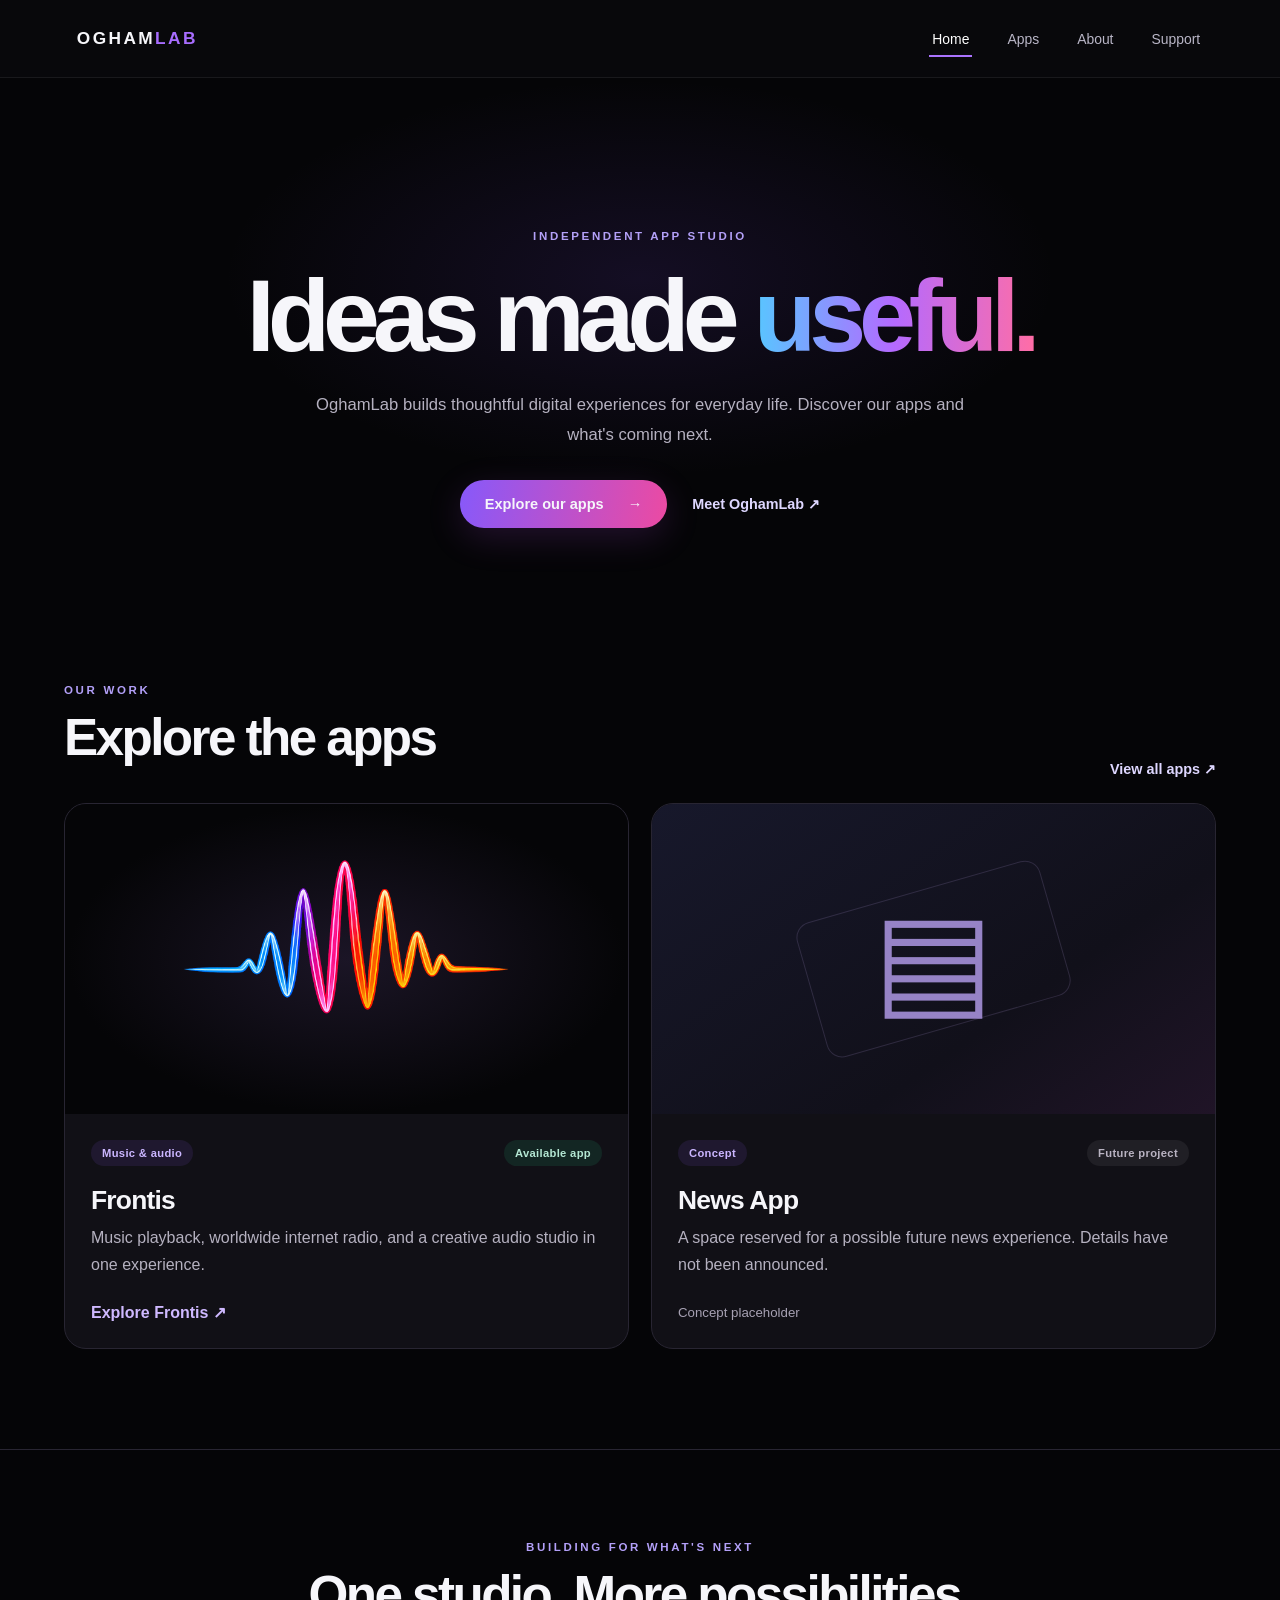
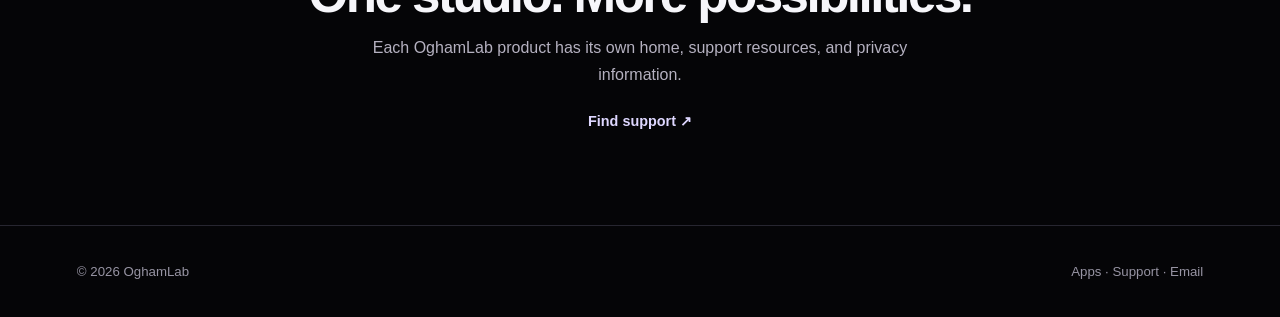
<file: index.html>
<!doctype html><html lang="en"><head><meta charset="utf-8"><meta name="viewport" content="width=device-width,initial-scale=1"><meta name="theme-color" content="#050507"><meta name="description" content="Discover Frontis and future apps from OghamLab."><title>Apps crafted with purpose — OghamLab</title><link rel="stylesheet" href="/css/style.css"><link rel="stylesheet" href="/css/lab.css"><script defer src="/js/main.js"></script></head><body><a class="skip-link" href="#main">Skip to content</a><header class="site-header lab-header"><a class="brand" href="/" aria-label="OghamLab home">OGHAM<span>LAB</span></a><nav class="lab-nav" aria-label="Main navigation"><a href="/" aria-current="page">Home</a><a href="/apps/">Apps</a><a href="/about/">About</a><a href="/support/">Support</a></nav></header><main id="main"><section class="lab-hero"><div class="hero-glow"></div><p class="eyebrow">INDEPENDENT APP STUDIO</p><h1>Ideas made <em>useful.</em></h1><p>OghamLab builds thoughtful digital experiences for everyday life. Discover our apps and what's coming next.</p><div class="hero-actions"><a class="button" href="/apps/">Explore our apps <span aria-hidden="true">→</span></a><a class="quiet-link" href="/about/">Meet OghamLab ↗</a></div></section><section class="lab-section" aria-labelledby="featured-title"><div class="section-heading"><div><p class="eyebrow">OUR WORK</p><h2 id="featured-title">Explore the apps</h2></div><a class="quiet-link" href="/apps/">View all apps ↗</a></div><div class="app-grid"><!-- AUTO-APPS:START -->
<article class="app-card featured"><div class="app-art"><img src="/images/frontis.png" alt="Frontis artwork" loading="lazy"></div><div class="app-content"><div class="app-top"><span class="tag">Music &amp; audio</span><span class="status">Available app</span></div><h3>Frontis</h3><p>Music playback, worldwide internet radio, and a creative audio studio in one experience.</p><a class="card-link" href="/frontis/">Explore Frontis <span aria-hidden="true">↗</span></a></div></article>
<article class="app-card future"><div class="future-art" aria-hidden="true"><span class="newspaper-icon">▤</span><span class="future-lines"></span></div><div class="app-content"><div class="app-top"><span class="tag">Concept</span><span class="muted-tag">Future project</span></div><h3>News App</h3><p>A space reserved for a possible future news experience. Details have not been announced.</p><span class="soon">Concept placeholder</span></div></article>
<!-- AUTO-APPS:END --></div></section><section class="lab-cta"><p class="eyebrow">BUILDING FOR WHAT'S NEXT</p><h2>One studio. More possibilities.</h2><p>Each OghamLab product has its own home, support resources, and privacy information.</p><a class="quiet-link" href="/support/">Find support ↗</a></section></main><footer class="site-footer lab-footer"><span>© <span data-year>2026</span> OghamLab</span><span><a href="/apps/">Apps</a> · <a href="/support/">Support</a> · <a href="mailto:support@oghamlab.com">Email</a></span></footer></body></html>
</file>
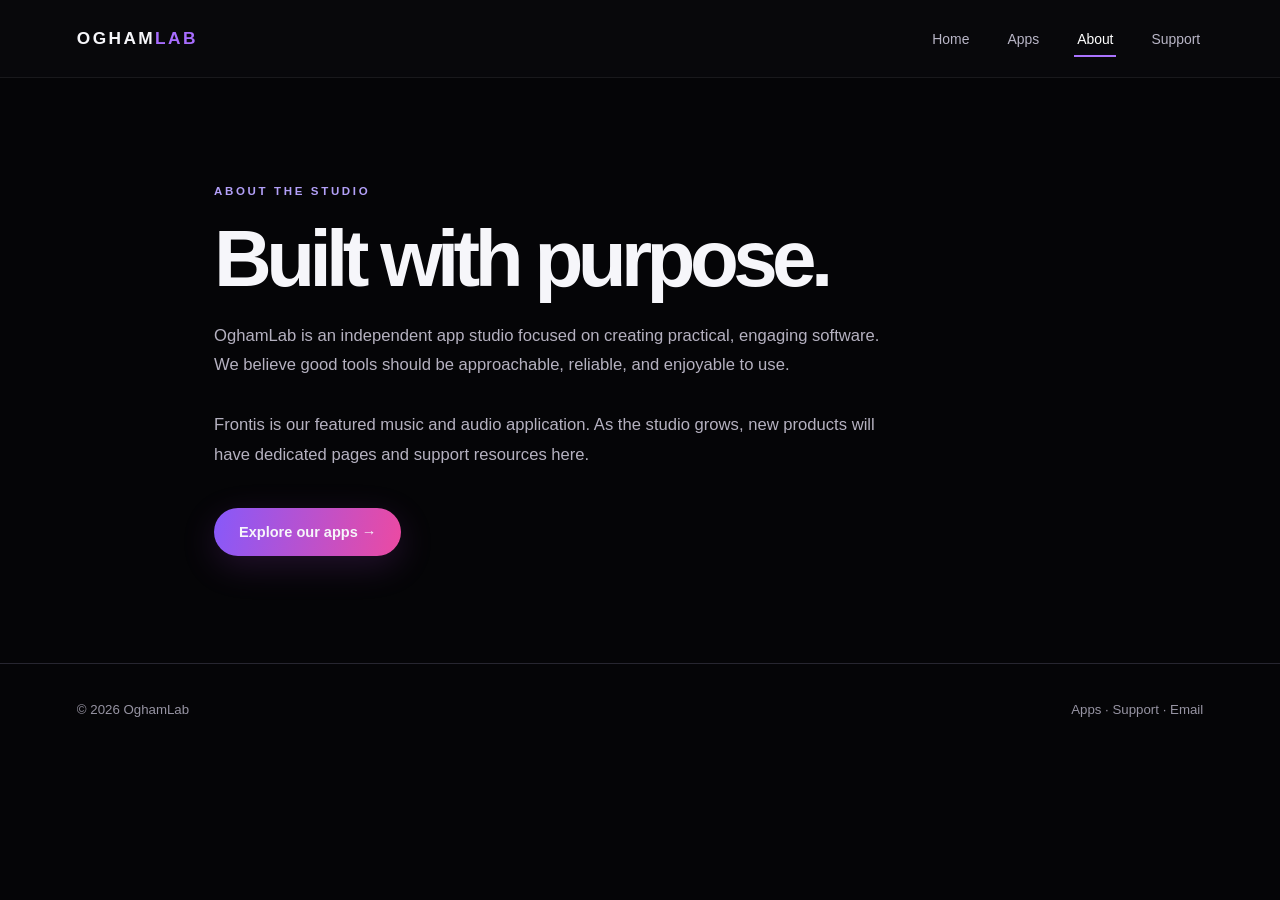
<file: about/index.html>
<!doctype html><html lang="en"><head><meta charset="utf-8"><meta name="viewport" content="width=device-width,initial-scale=1"><meta name="theme-color" content="#050507"><meta name="description" content="Learn about OghamLab, an independent app studio."><title>About — OghamLab</title><link rel="stylesheet" href="/css/style.css"><link rel="stylesheet" href="/css/lab.css"><script defer src="/js/main.js"></script></head><body><a class="skip-link" href="#main">Skip to content</a><header class="site-header lab-header"><a class="brand" href="/" aria-label="OghamLab home">OGHAM<span>LAB</span></a><nav class="lab-nav" aria-label="Main navigation"><a href="/">Home</a><a href="/apps/">Apps</a><a href="/about/" aria-current="page">About</a><a href="/support/">Support</a></nav></header><main id="main"><section class="lab-section text-page"><p class="eyebrow">ABOUT THE STUDIO</p><h1>Built with purpose.</h1><p>OghamLab is an independent app studio focused on creating practical, engaging software. We believe good tools should be approachable, reliable, and enjoyable to use.</p><p>Frontis is our featured music and audio application. As the studio grows, new products will have dedicated pages and support resources here.</p><a class="button" href="/apps/">Explore our apps →</a></section></main><footer class="site-footer lab-footer"><span>© <span data-year>2026</span> OghamLab</span><span><a href="/apps/">Apps</a> · <a href="/support/">Support</a> · <a href="mailto:support@oghamlab.com">Email</a></span></footer></body></html>
</file>
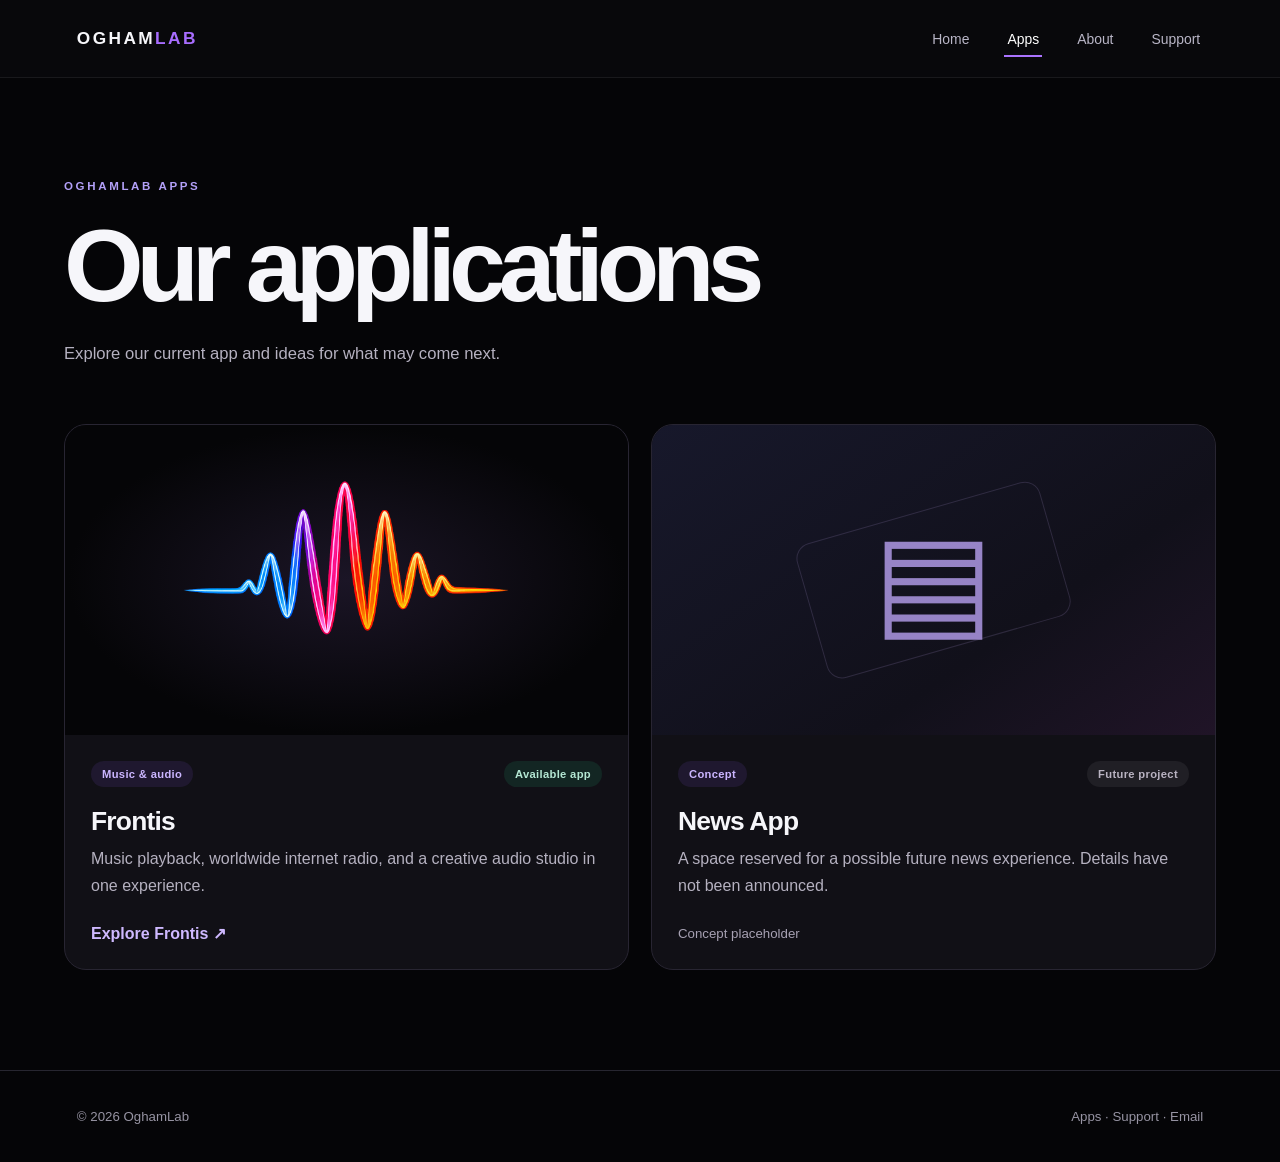
<file: apps/index.html>
<!doctype html><html lang="en"><head><meta charset="utf-8"><meta name="viewport" content="width=device-width,initial-scale=1"><meta name="theme-color" content="#050507"><meta name="description" content="Explore applications from OghamLab, including Frontis."><title>Apps — OghamLab</title><link rel="stylesheet" href="/css/style.css"><link rel="stylesheet" href="/css/lab.css"><script defer src="/js/main.js"></script></head><body><a class="skip-link" href="#main">Skip to content</a><header class="site-header lab-header"><a class="brand" href="/" aria-label="OghamLab home">OGHAM<span>LAB</span></a><nav class="lab-nav" aria-label="Main navigation"><a href="/">Home</a><a href="/apps/" aria-current="page">Apps</a><a href="/about/">About</a><a href="/support/">Support</a></nav></header><main id="main"><section class="lab-section page-intro"><p class="eyebrow">OGHAMLAB APPS</p><h1>Our applications</h1><p>Explore our current app and ideas for what may come next.</p><div class="app-grid"><!-- AUTO-APPS:START -->
<article class="app-card featured"><div class="app-art"><img src="/images/frontis.png" alt="Frontis artwork" loading="lazy"></div><div class="app-content"><div class="app-top"><span class="tag">Music &amp; audio</span><span class="status">Available app</span></div><h3>Frontis</h3><p>Music playback, worldwide internet radio, and a creative audio studio in one experience.</p><a class="card-link" href="/frontis/">Explore Frontis <span aria-hidden="true">↗</span></a></div></article>
<article class="app-card future"><div class="future-art" aria-hidden="true"><span class="newspaper-icon">▤</span><span class="future-lines"></span></div><div class="app-content"><div class="app-top"><span class="tag">Concept</span><span class="muted-tag">Future project</span></div><h3>News App</h3><p>A space reserved for a possible future news experience. Details have not been announced.</p><span class="soon">Concept placeholder</span></div></article>
<!-- AUTO-APPS:END --></div></section></main><footer class="site-footer lab-footer"><span>© <span data-year>2026</span> OghamLab</span><span><a href="/apps/">Apps</a> · <a href="/support/">Support</a> · <a href="mailto:support@oghamlab.com">Email</a></span></footer></body></html>
</file>
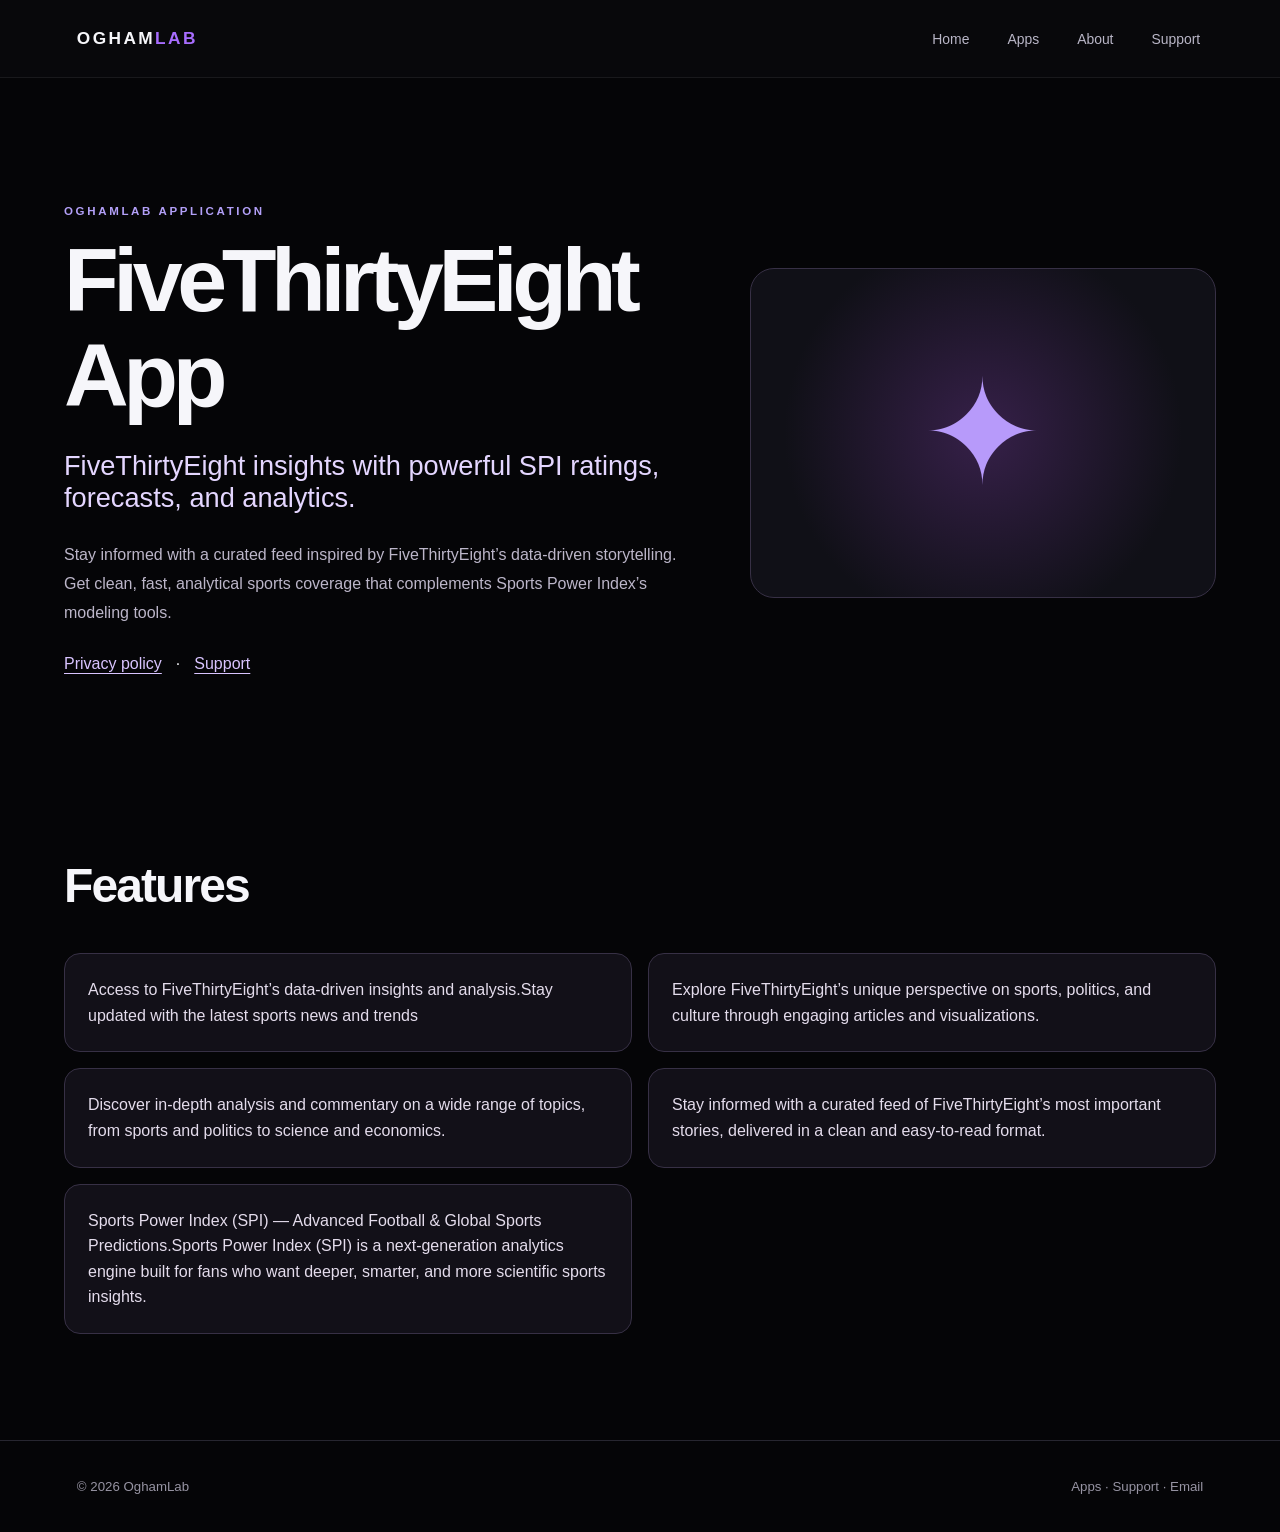
<file: fivethirtyeight/index.html>
<!doctype html>
<html lang="en"><head><meta charset="utf-8"><meta name="viewport" content="width=device-width,initial-scale=1"><meta name="theme-color" content="#050507"><meta name="description" content="Stay informed with a curated feed inspired by FiveThirtyEight’s data‑driven storytelling. Get clean, fast, analytical sports coverage that complements Sports Power Index’s modeling tools."><title>FiveThirtyEight App — OghamLab</title><link rel="stylesheet" href="/css/style.css"><link rel="stylesheet" href="/css/lab.css"><link rel="stylesheet" href="/css/app-template.css"><script defer src="/js/main.js"></script></head>
<body><a class="skip-link" href="#main">Skip to content</a><header class="site-header lab-header"><a class="brand" href="/" aria-label="OghamLab home">OGHAM<span>LAB</span></a><nav class="lab-nav" aria-label="Main navigation"><a href="/">Home</a><a href="/apps/">Apps</a><a href="/about/">About</a><a href="/support/">Support</a></nav></header><main id="main"><section class="product-hero"><div><p class="eyebrow">OGHAMLAB APPLICATION</p><h1>FiveThirtyEight App</h1><p class="product-tagline">FiveThirtyEight  insights with powerful SPI ratings, forecasts, and analytics.</p><p class="product-description">Stay informed with a curated feed inspired by FiveThirtyEight’s data‑driven storytelling. Get clean, fast, analytical sports coverage that complements Sports Power Index’s modeling tools.</p><div class="product-links"><a href="/fivethirtyeight/privacy/">Privacy policy</a> · <a href="/fivethirtyeight/support/">Support</a></div></div><div class="product-art-placeholder" aria-hidden="true">✦</div></section><section class="product-section"><h2>Features</h2><ul class="product-features"><li>Access to FiveThirtyEight’s data-driven insights and analysis.Stay updated with the latest sports news and trends</li><li>Explore FiveThirtyEight’s unique perspective on sports, politics, and culture through engaging articles and visualizations.</li><li>Discover in-depth analysis and commentary on a wide range of topics, from sports and politics to science and economics.</li><li>Stay informed with a curated feed of FiveThirtyEight’s most important stories, delivered in a clean and easy-to-read format.</li><li>Sports Power Index (SPI) — Advanced Football &amp; Global Sports Predictions.Sports Power Index (SPI) is a next‑generation analytics engine built for fans who want deeper, smarter, and more scientific sports insights. </li></ul></section></main><footer class="site-footer lab-footer"><span>© <span data-year>2026</span> OghamLab</span><span><a href="/apps/">Apps</a> · <a href="/support/">Support</a> · <a href="mailto:support@oghamlab.com">Email</a></span></footer></body></html>
</file>
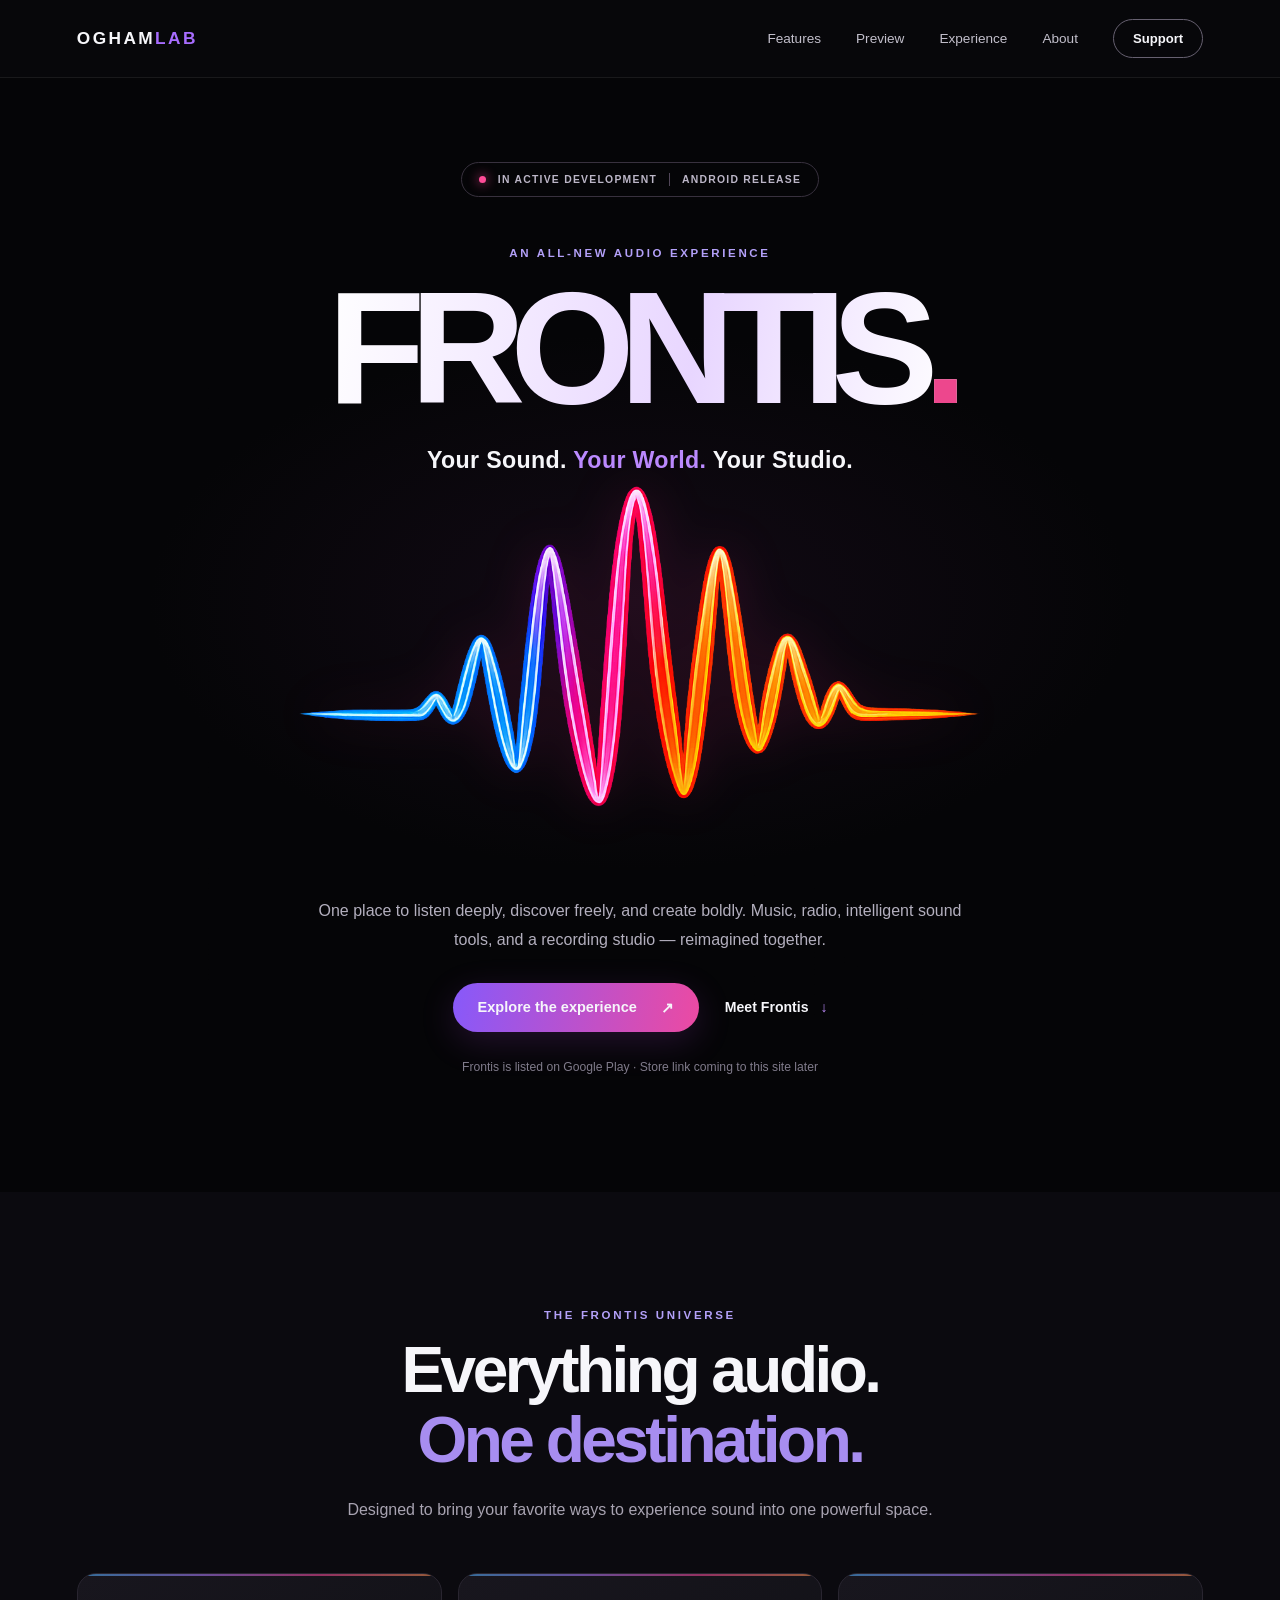
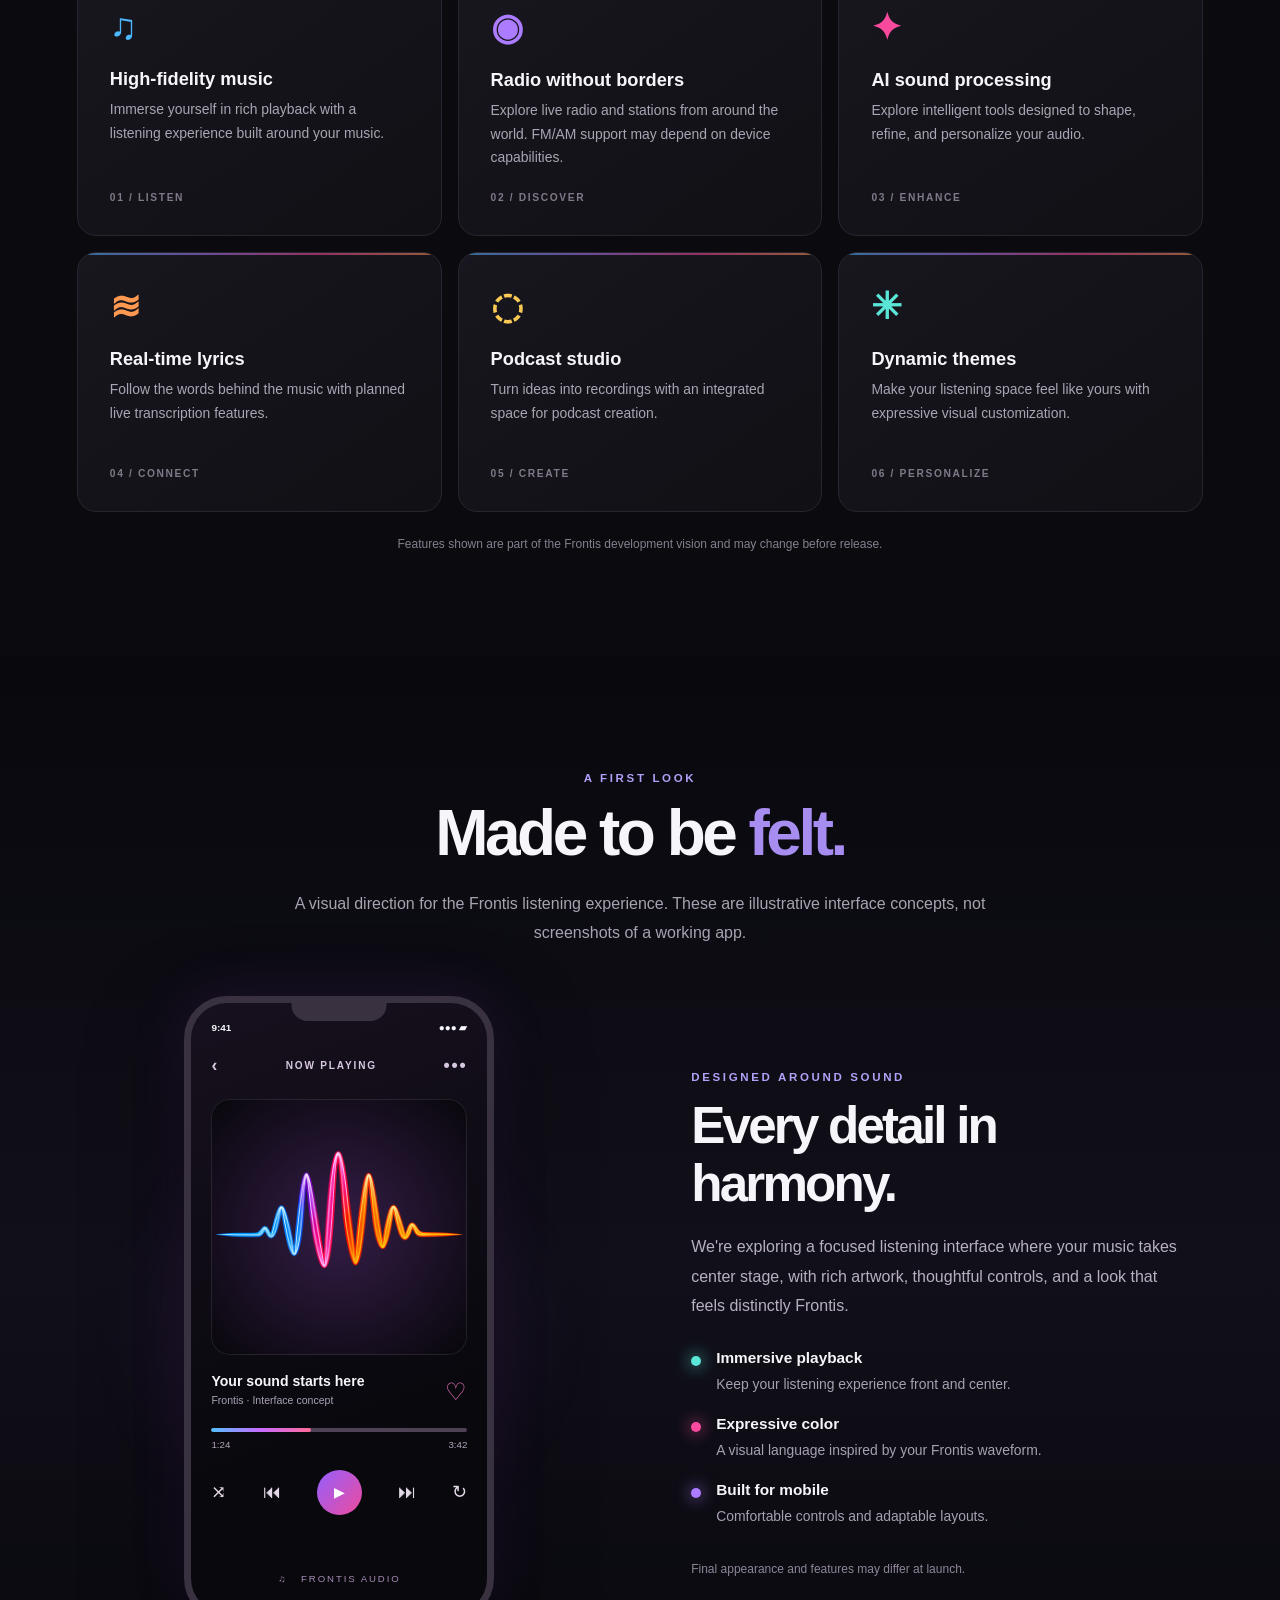
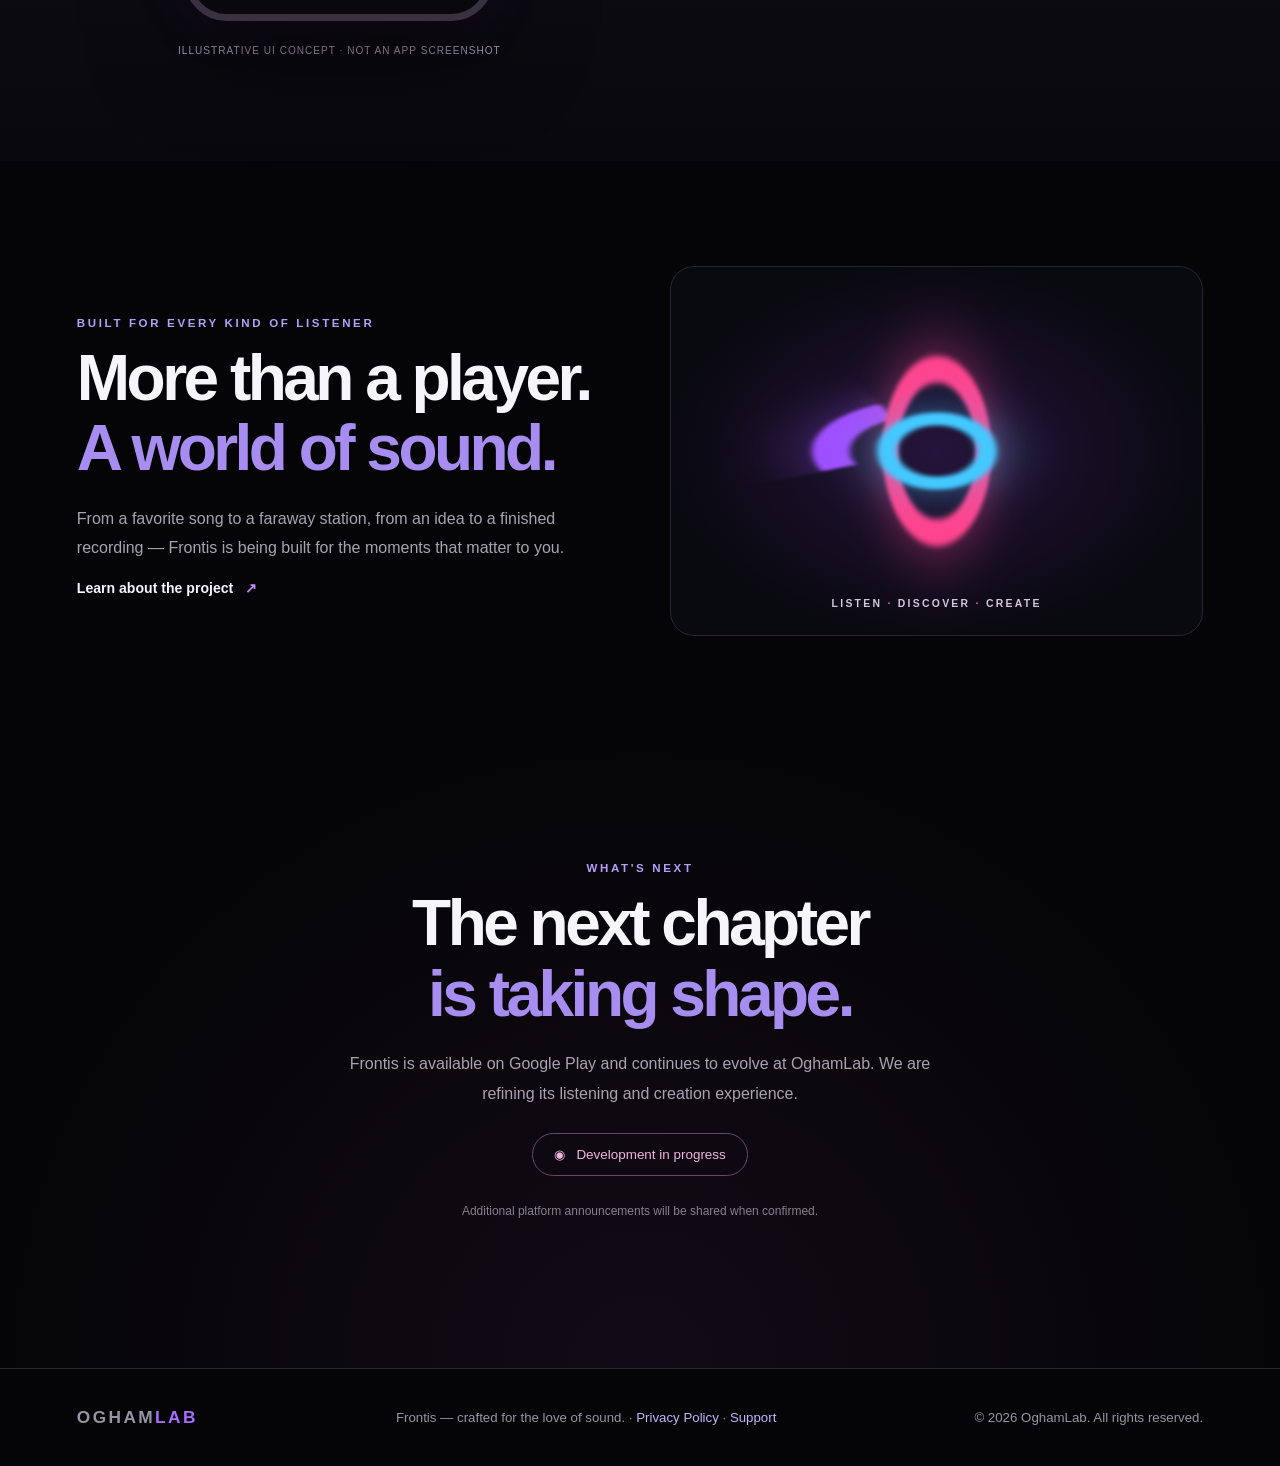
<file: frontis/index.html>
<!doctype html>
<html lang="en">
<head>
  <meta charset="utf-8">
  <meta name="viewport" content="width=device-width, initial-scale=1">
  <meta name="theme-color" content="#050507">
  <meta name="description" content="Frontis is an upcoming all-in-one audio experience for music, radio, sound exploration, lyrics and podcast creation. By OghamLab.">
  <title>Frontis — Your Sound. Your World. Your Studio.</title>
  <link rel="stylesheet" href="../css/style.css">
  <link rel="stylesheet" href="../css/frontis.css">
  <script src="../js/main.js" defer></script>
</head>
<body>
  <a class="skip-link" href="#main">Skip to content</a>
  <header class="site-header">
    <a class="brand" href="../" aria-label="OghamLab homepage">OGHAM<span>LAB</span></a>
    <button class="menu-toggle" type="button" aria-label="Open navigation" aria-controls="primary-nav" aria-expanded="false"><span></span><span></span><span></span></button>
    <nav class="nav-links" id="primary-nav" aria-label="Main navigation">
      <a href="#features">Features</a><a href="#preview">Preview</a><a href="#experience">Experience</a><a href="#about">About</a>
      <a class="nav-cta" href="support/">Support</a>
    </nav>
  </header>
  <main id="main">
    <section class="hero" aria-labelledby="hero-title">
      <div class="hero-inner">
        <div class="status"><span class="status-dot" aria-hidden="true"></span> IN ACTIVE DEVELOPMENT <span class="status-divider" aria-hidden="true"></span> ANDROID RELEASE</div>
        <p class="eyebrow">AN ALL-NEW AUDIO EXPERIENCE</p>
        <h1 id="hero-title">FRONTIS<span class="hero-period">.</span></h1>
        <p class="hero-tagline">Your Sound. <span>Your World.</span> Your Studio.</p>
        <div class="wave-wrap"><img class="wave-art" src="../images/frontis.png" alt="Glowing rainbow audio waveform, the visual identity of Frontis" width="1536" height="1024"></div>
        <p class="hero-description">One place to listen deeply, discover freely, and create boldly. Music, radio, intelligent sound tools, and a recording studio — reimagined together.</p>
        <div class="hero-actions"><a class="button" href="#features">Explore the experience <span aria-hidden="true">↗</span></a><a class="text-link" href="#about">Meet Frontis <span aria-hidden="true">↓</span></a></div>
        <p class="availability">Frontis is listed on Google Play · Store link coming to this site later</p>
      </div>
    </section>
    <section class="features section" id="features" aria-labelledby="features-title">
      <div class="section-heading"><p class="eyebrow">THE FRONTIS UNIVERSE</p><h2 id="features-title">Everything audio.<br><span>One destination.</span></h2><p>Designed to bring your favorite ways to experience sound into one powerful space.</p></div>
      <div class="feature-grid">
        <article class="feature-card"><span class="feature-icon blue" aria-hidden="true">♫</span><h3>High-fidelity music</h3><p>Immerse yourself in rich playback with a listening experience built around your music.</p><span class="feature-number">01 / LISTEN</span></article>
        <article class="feature-card"><span class="feature-icon violet" aria-hidden="true">◉</span><h3>Radio without borders</h3><p>Explore live radio and stations from around the world. FM/AM support may depend on device capabilities.</p><span class="feature-number">02 / DISCOVER</span></article>
        <article class="feature-card"><span class="feature-icon pink" aria-hidden="true">✦</span><h3>AI sound processing</h3><p>Explore intelligent tools designed to shape, refine, and personalize your audio.</p><span class="feature-number">03 / ENHANCE</span></article>
        <article class="feature-card"><span class="feature-icon orange" aria-hidden="true">≋</span><h3>Real-time lyrics</h3><p>Follow the words behind the music with planned live transcription features.</p><span class="feature-number">04 / CONNECT</span></article>
        <article class="feature-card"><span class="feature-icon yellow" aria-hidden="true">◌</span><h3>Podcast studio</h3><p>Turn ideas into recordings with an integrated space for podcast creation.</p><span class="feature-number">05 / CREATE</span></article>
        <article class="feature-card"><span class="feature-icon cyan" aria-hidden="true">✳</span><h3>Dynamic themes</h3><p>Make your listening space feel like yours with expressive visual customization.</p><span class="feature-number">06 / PERSONALIZE</span></article>
      </div>
      <p class="feature-note">Features shown are part of the Frontis development vision and may change before release.</p>
    </section>

    <section class="preview section" id="preview" aria-labelledby="preview-title">
      <div class="section-heading"><p class="eyebrow">A FIRST LOOK</p><h2 id="preview-title">Made to be <span>felt.</span></h2><p>A visual direction for the Frontis listening experience. These are illustrative interface concepts, not screenshots of a working app.</p></div>
      <div class="preview-layout">
        <div class="phone-stage">
          <div class="phone" role="img" aria-label="Conceptual Frontis music player interface with album placeholder, playback controls, and audio progress">
            <div class="phone-status"><span>9:41</span><span>●●● ▰</span></div>
            <div class="phone-top"><span>‹</span><span>NOW PLAYING</span><span>•••</span></div>
            <div class="album-art"><img src="../images/frontis.png" alt="" loading="lazy"></div>
            <div class="track-details"><div><strong>Your sound starts here</strong><span>Frontis · Interface concept</span></div><span class="heart">♡</span></div>
            <div class="progress"><span class="progress-fill"></span></div>
            <div class="time-markers"><span>1:24</span><span>3:42</span></div>
            <div class="player-controls" aria-hidden="true"><span>⤨</span><span>⏮</span><span class="play-icon">▶</span><span>⏭</span><span>↻</span></div>
            <div class="phone-bottom">♫ &nbsp; FRONTIS AUDIO</div>
          </div>
          <span class="concept-label">ILLUSTRATIVE UI CONCEPT · NOT AN APP SCREENSHOT</span>
        </div>
        <div class="preview-copy"><p class="eyebrow">DESIGNED AROUND SOUND</p><h3>Every detail in harmony.</h3><p>We're exploring a focused listening interface where your music takes center stage, with rich artwork, thoughtful controls, and a look that feels distinctly Frontis.</p><div class="preview-points"><div><span class="point-dot cyan"></span><div><strong>Immersive playback</strong><p>Keep your listening experience front and center.</p></div></div><div><span class="point-dot pink"></span><div><strong>Expressive color</strong><p>A visual language inspired by your Frontis waveform.</p></div></div><div><span class="point-dot violet"></span><div><strong>Built for mobile</strong><p>Comfortable controls and adaptable layouts.</p></div></div></div><p class="preview-disclaimer">Final appearance and features may differ at launch.</p></div>
      </div>
    </section>
    <section class="experience section" id="experience"><div class="experience-content"><p class="eyebrow">BUILT FOR EVERY KIND OF LISTENER</p><h2>More than a player.<br><span>A world of sound.</span></h2><p>From a favorite song to a faraway station, from an idea to a finished recording — Frontis is being built for the moments that matter to you.</p><a class="text-link" href="#about">Learn about the project <span aria-hidden="true">↗</span></a></div><div class="experience-art" aria-hidden="true"><div class="orb orb-one"></div><div class="orb orb-two"></div><div class="orb orb-three"></div><div class="experience-label">LISTEN <span>·</span> DISCOVER <span>·</span> CREATE</div></div></section>
    <section class="about section" id="about"><p class="eyebrow">WHAT'S NEXT</p><h2>The next chapter<br><span>is taking shape.</span></h2><p>Frontis is available on Google Play and continues to evolve at OghamLab. We are refining its listening and creation experience.</p><div class="about-pill">◉ &nbsp; Development in progress</div><p class="small-print">Additional platform announcements will be shared when confirmed.</p></section>
  </main>
  <footer class="site-footer"><a class="brand" href="../">OGHAM<span>LAB</span></a><p>Frontis — crafted for the love of sound. · <a href="privacy/" style="color:#c4b5fd">Privacy Policy</a> · <a href="support/" style="color:#c4b5fd">Support</a></p><p>© <span data-year>2026</span> OghamLab. All rights reserved.</p></footer>
</body>
</html>
</file>
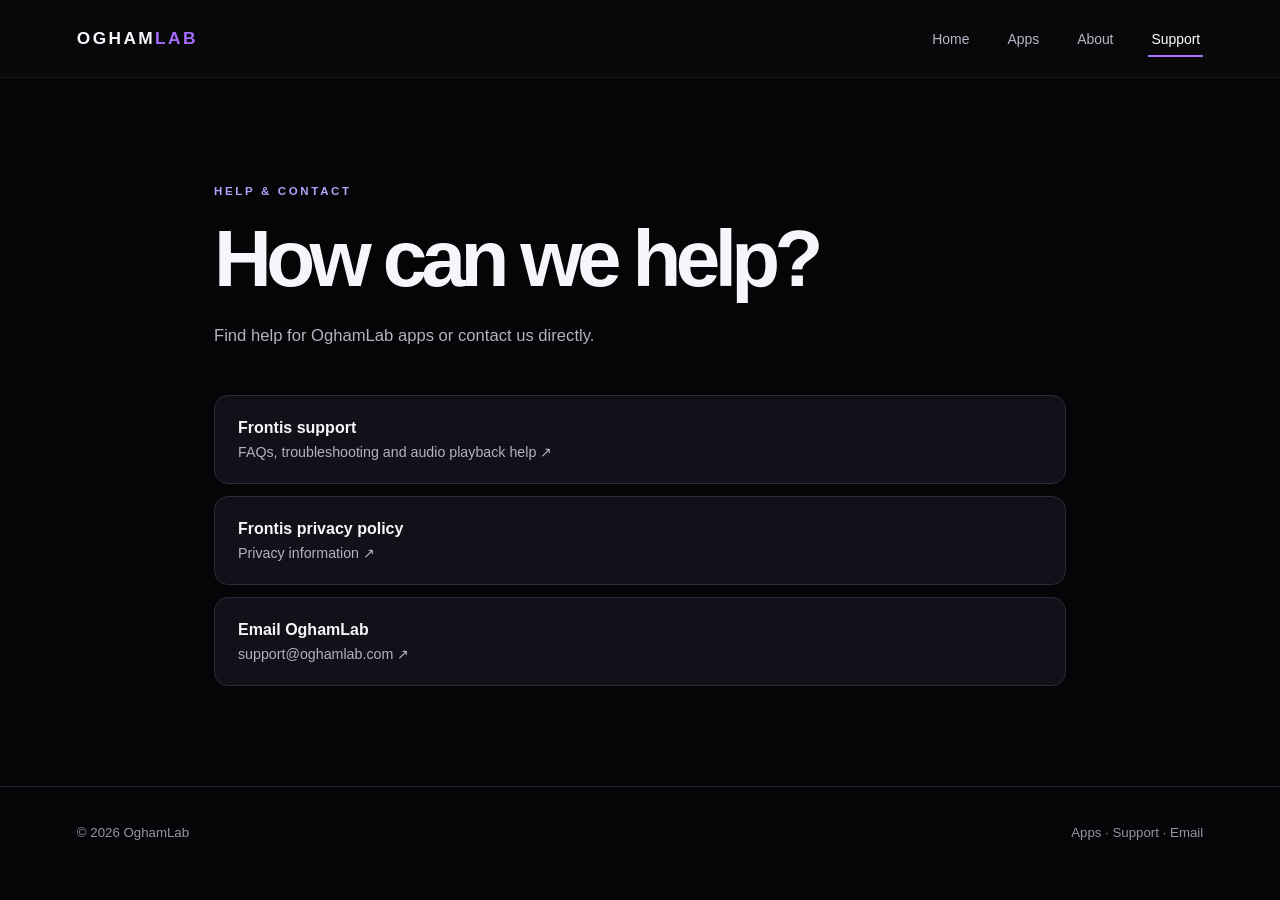
<file: support/index.html>
<!doctype html><html lang="en"><head><meta charset="utf-8"><meta name="viewport" content="width=device-width,initial-scale=1"><meta name="theme-color" content="#050507"><meta name="description" content="Support resources and contact details for OghamLab apps."><title>Support — OghamLab</title><link rel="stylesheet" href="/css/style.css"><link rel="stylesheet" href="/css/lab.css"><script defer src="/js/main.js"></script></head><body><a class="skip-link" href="#main">Skip to content</a><header class="site-header lab-header"><a class="brand" href="/" aria-label="OghamLab home">OGHAM<span>LAB</span></a><nav class="lab-nav" aria-label="Main navigation"><a href="/">Home</a><a href="/apps/">Apps</a><a href="/about/">About</a><a href="/support/" aria-current="page">Support</a></nav></header><main id="main"><section class="lab-section text-page"><p class="eyebrow">HELP & CONTACT</p><h1>How can we help?</h1><p>Find help for OghamLab apps or contact us directly.</p><div class="support-links"><!-- AUTO-APPS:START -->
<a href="/frontis/support/"><strong>Frontis support</strong><span>FAQs, troubleshooting and audio playback help ↗</span></a>
<a href="/frontis/privacy/"><strong>Frontis privacy policy</strong><span>Privacy information ↗</span></a>
<a href="mailto:support@oghamlab.com?subject=OghamLab%20Support"><strong>Email OghamLab</strong><span>support@oghamlab.com ↗</span></a>
<!-- AUTO-APPS:END --></div></section></main><footer class="site-footer lab-footer"><span>© <span data-year>2026</span> OghamLab</span><span><a href="/apps/">Apps</a> · <a href="/support/">Support</a> · <a href="mailto:support@oghamlab.com">Email</a></span></footer></body></html>
</file>
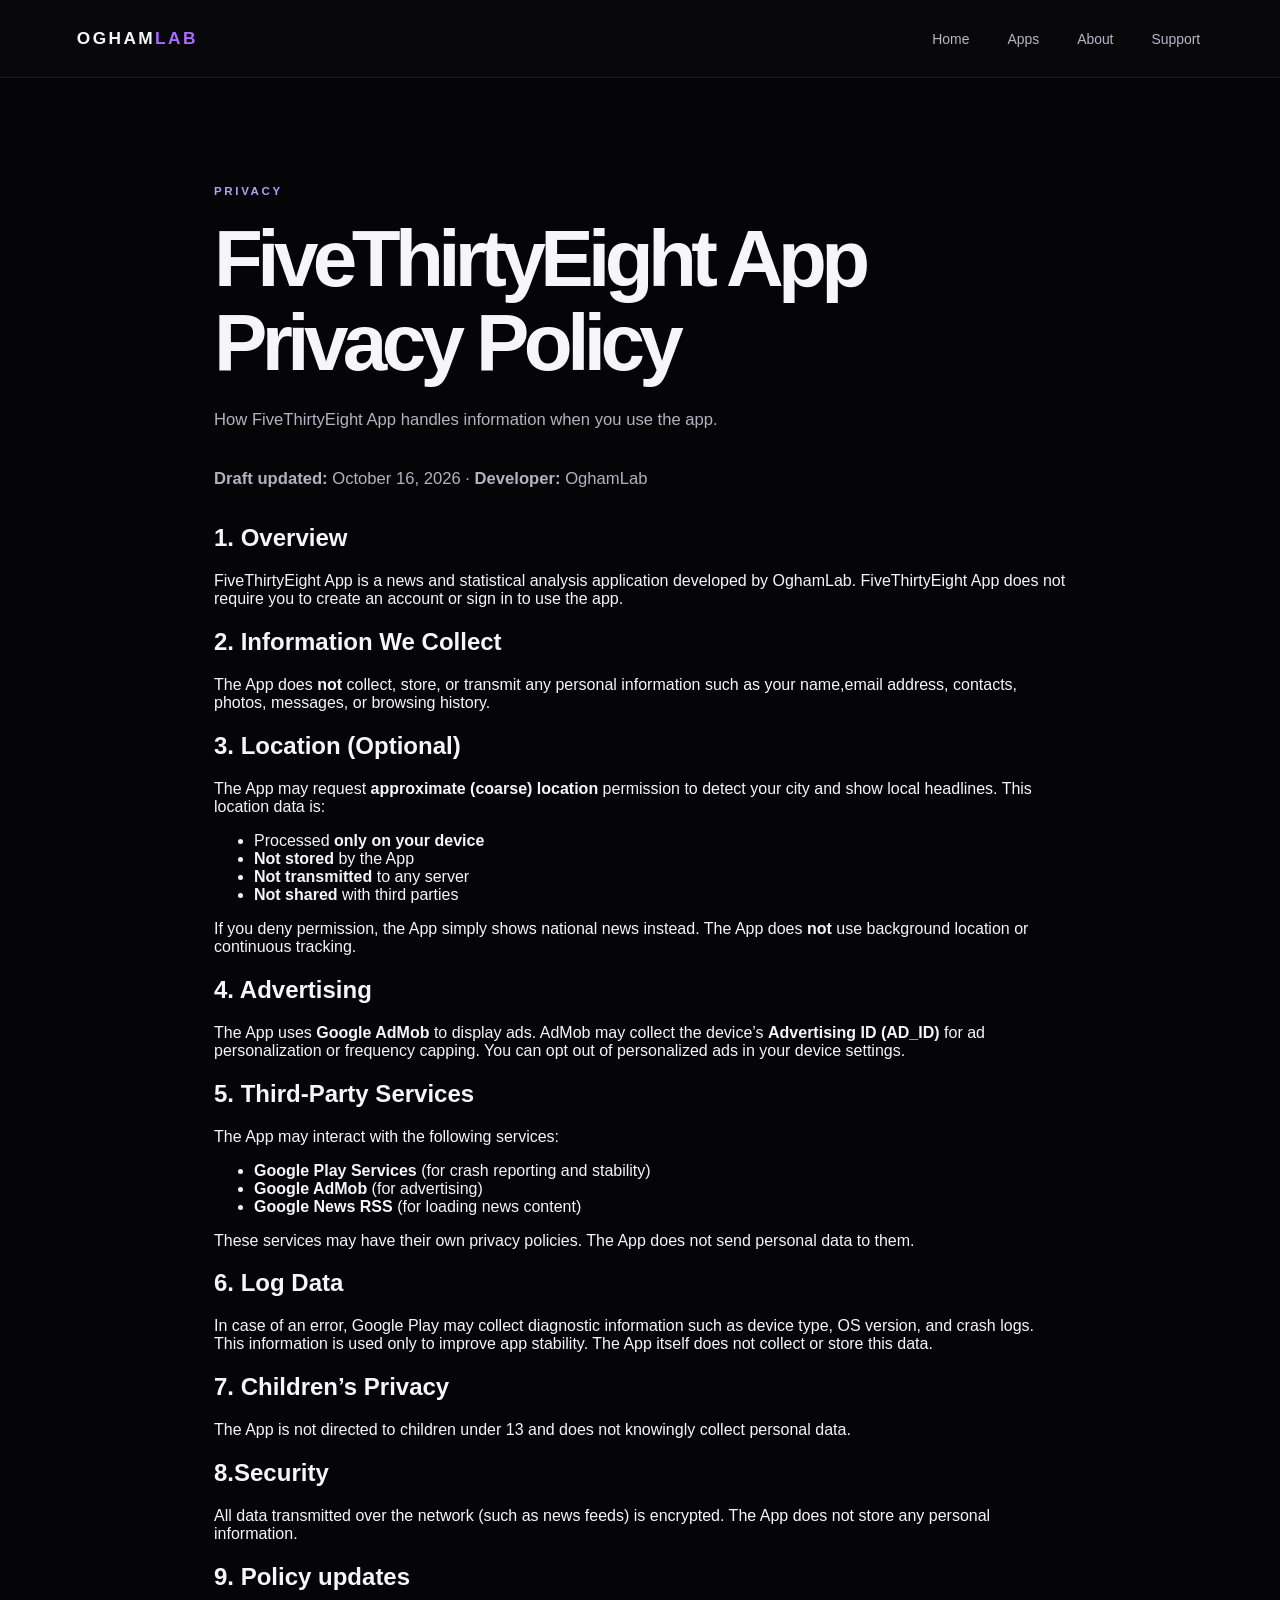
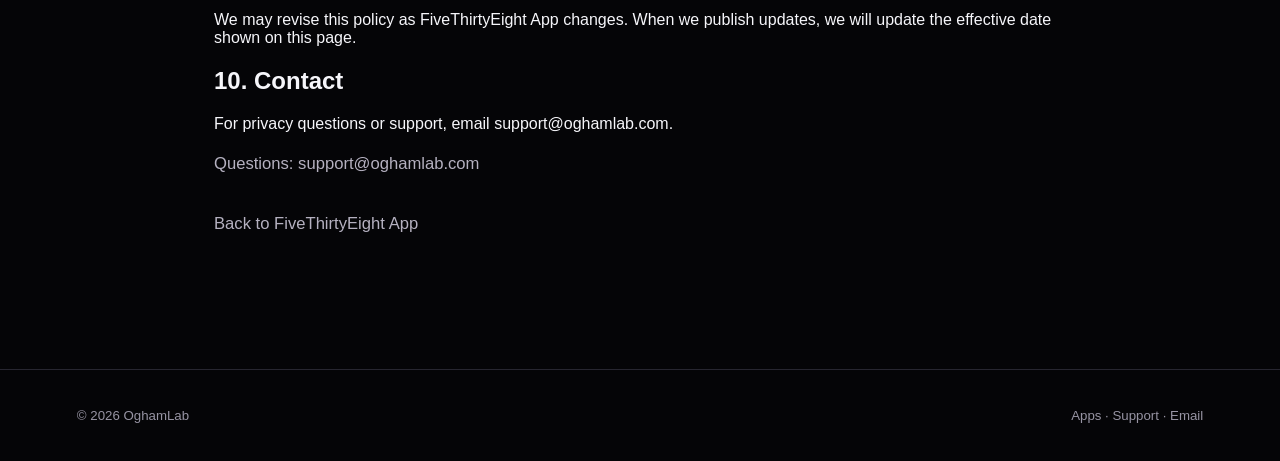
<file: fivethirtyeight/privacy/index.html>
<!doctype html>
<html lang="en">
  <head>
    <meta charset="utf-8" />
    <meta name="viewport" content="width=device-width,initial-scale=1" />
    <meta name="theme-color" content="#050507" />
    <meta
      name="description"
      content="Stay informed with a curated feed inspired by FiveThirtyEight’s data‑driven storytelling. Get clean, fast, analytical sports coverage that complements Sports Power Index’s modeling tools."
    />
    <title>FiveThirtyEight App Privacy Policy — OghamLab</title>
    <link rel="stylesheet" href="/css/style.css" />
    <link rel="stylesheet" href="/css/lab.css" />
    <link rel="stylesheet" href="/css/app-template.css" />
    <script defer src="/js/main.js"></script>
  </head>
  <body>
    <a class="skip-link" href="#main">Skip to content</a>
    <header class="site-header lab-header">
      <a class="brand" href="/" aria-label="OghamLab home"
        >OGHAM<span>LAB</span></a
      >
      <nav class="lab-nav" aria-label="Main navigation">
        <a href="/">Home</a><a href="/apps/">Apps</a><a href="/about/">About</a
        ><a href="/support/">Support</a>
      </nav>
    </header>
    <main id="main">
      <section class="lab-section text-page">
        <p class="eyebrow">PRIVACY</p>
        <h1>FiveThirtyEight App Privacy Policy</h1>
      <p class="policy-lead">How FiveThirtyEight App handles information when you use the app.</p>
        <p class="policy-meta"><strong>Draft updated:</strong> October 16, 2026 <span aria-hidden="true">·</span> <strong>Developer:</strong> OghamLab</p>

        <section><h2>1. Overview</h2><p>FiveThirtyEight App is a news and statistical analysis application developed by OghamLab. FiveThirtyEight App does not require you to create an account or sign in to use the app.</p></section>
<section><h2>2. Information We Collect</h2><p>The App does <strong>not</strong> collect, store, or transmit any personal information such as your name,email address, contacts, photos, messages, or browsing history.</p></section>
<section><h2>3. Location (Optional)</h2>
  <p>
    The App may request <strong>approximate (coarse) location</strong> permission to detect your city and show local headlines.
    This location data is:
  </p>
  <ul>
    <li>Processed <strong>only on your device</strong></li>
    <li><strong>Not stored</strong> by the App</li>
    <li><strong>Not transmitted</strong> to any server</li>
    <li><strong>Not shared</strong> with third parties</li>
  </ul>
  <p>
    If you deny permission, the App simply shows national news instead.
    The App does <strong>not</strong> use background location or continuous tracking.
  </p> </section>
<section><h2>4. Advertising</h2>
  <p>
    The App uses <strong>Google AdMob</strong> to display ads. AdMob may collect the device’s 
    <strong>Advertising ID (AD_ID)</strong> for ad personalization or frequency capping.
    You can opt out of personalized ads in your device settings.
  </p>
 </section>
<section><h2>5. Third‑Party Services</h2>
  <p>The App may interact with the following services:</p>
  <ul>
    <li><strong>Google Play Services</strong> (for crash reporting and stability)</li>
    <li><strong>Google AdMob</strong> (for advertising)</li>
    <li><strong>Google News RSS</strong> (for loading news content)</li>
  </ul>
  <p>
    These services may have their own privacy policies. The App does not send personal data to them.
  </p> </section>
<section><h2>6. Log Data</h2>
  <p>
    In case of an error, Google Play may collect diagnostic information such as device type, 
    OS version, and crash logs. This information is used only to improve app stability.
    The App itself does not collect or store this data.
  </p></section>
<section><h2>7. Children’s Privacy</h2>
  <p>
    The App is not directed to children under 13 and does not knowingly collect personal data.
  </p> </section>
<section><h2> 8.Security</h2>
  <p>
    All data transmitted over the network (such as news feeds) is encrypted. 
    The App does not store any personal information.
  </p> </section>
<section><h2>9. Policy updates</h2><p>We may revise this policy as FiveThirtyEight App changes. When we publish updates, we will update the effective date shown on this page.</p></section>
<section><h2>10. Contact</h2><p>For privacy questions or support, email <a href="mailto:support@oghamlab.com">support@oghamlab.com</a>.</p></section>
      <p>
          Questions:
          <a href="mailto:support@oghamlab.com">support@oghamlab.com</a>
        </p>
        <p><a href="/fivethirtyeight/">Back to FiveThirtyEight App</a></p>
      </section>
    </main>
    <footer class="site-footer lab-footer">
      <span>© <span data-year>2026</span> OghamLab</span
      ><span
        ><a href="/apps/">Apps</a> · <a href="/support/">Support</a> ·
        <a href="mailto:support@oghamlab.com">Email</a></span
      >
    </footer>
  </body>
</html>
</file>
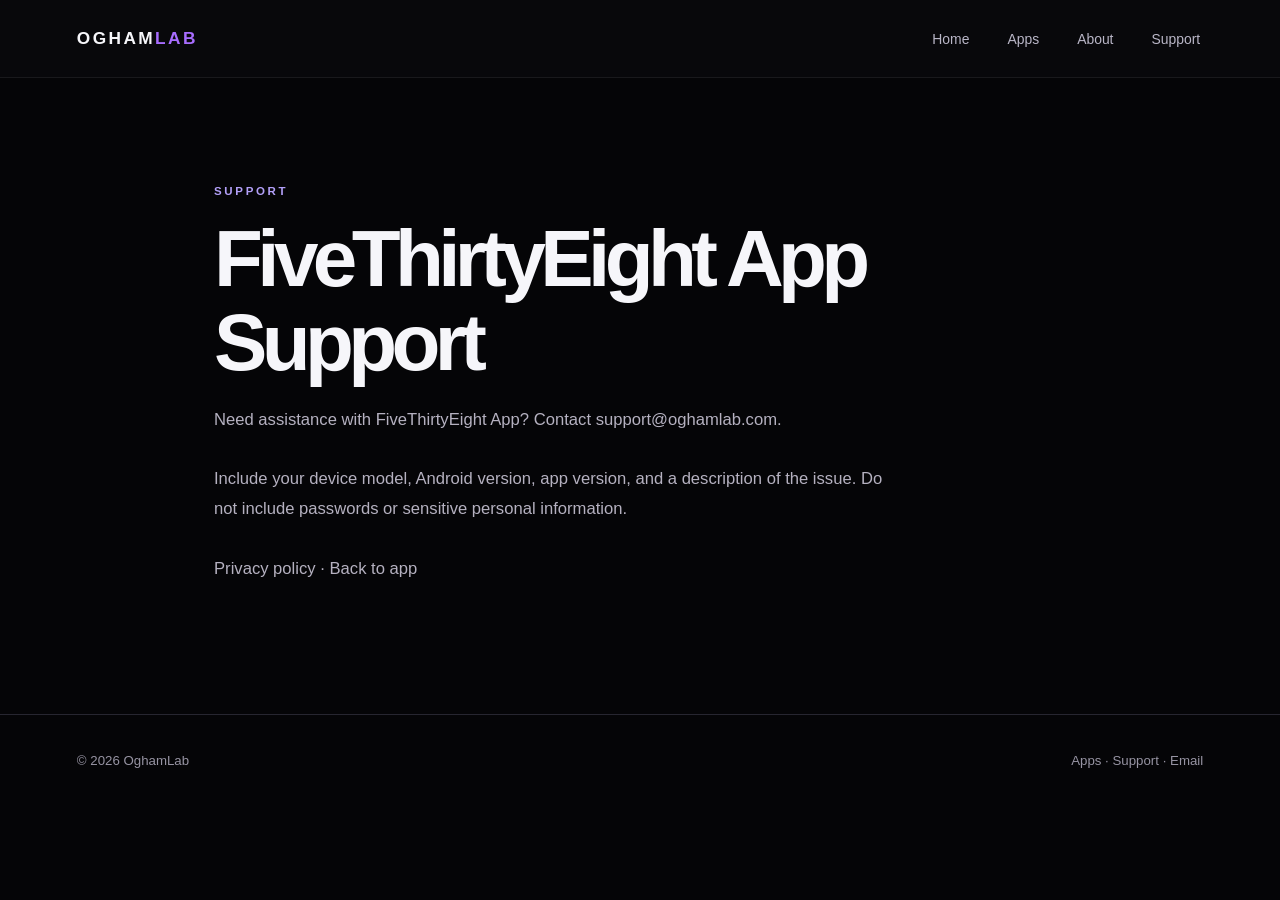
<file: fivethirtyeight/support/index.html>
<!doctype html>
<html lang="en"><head><meta charset="utf-8"><meta name="viewport" content="width=device-width,initial-scale=1"><meta name="theme-color" content="#050507"><meta name="description" content="Stay informed with a curated feed inspired by FiveThirtyEight’s data‑driven storytelling. Get clean, fast, analytical sports coverage that complements Sports Power Index’s modeling tools."><title>FiveThirtyEight App Support — OghamLab</title><link rel="stylesheet" href="/css/style.css"><link rel="stylesheet" href="/css/lab.css"><link rel="stylesheet" href="/css/app-template.css"><script defer src="/js/main.js"></script></head>
<body><a class="skip-link" href="#main">Skip to content</a><header class="site-header lab-header"><a class="brand" href="/" aria-label="OghamLab home">OGHAM<span>LAB</span></a><nav class="lab-nav" aria-label="Main navigation"><a href="/">Home</a><a href="/apps/">Apps</a><a href="/about/">About</a><a href="/support/">Support</a></nav></header><main id="main"><section class="lab-section text-page"><p class="eyebrow">SUPPORT</p><h1>FiveThirtyEight App Support</h1><p>Need assistance with FiveThirtyEight App? Contact <a href="mailto:support@oghamlab.com?subject=FiveThirtyEight App%20Support">support@oghamlab.com</a>.</p><p>Include your device model, Android version, app version, and a description of the issue. Do not include passwords or sensitive personal information.</p><p><a href="/fivethirtyeight/privacy/">Privacy policy</a> · <a href="/fivethirtyeight/">Back to app</a></p></section></main><footer class="site-footer lab-footer"><span>© <span data-year>2026</span> OghamLab</span><span><a href="/apps/">Apps</a> · <a href="/support/">Support</a> · <a href="mailto:support@oghamlab.com">Email</a></span></footer></body></html>
</file>
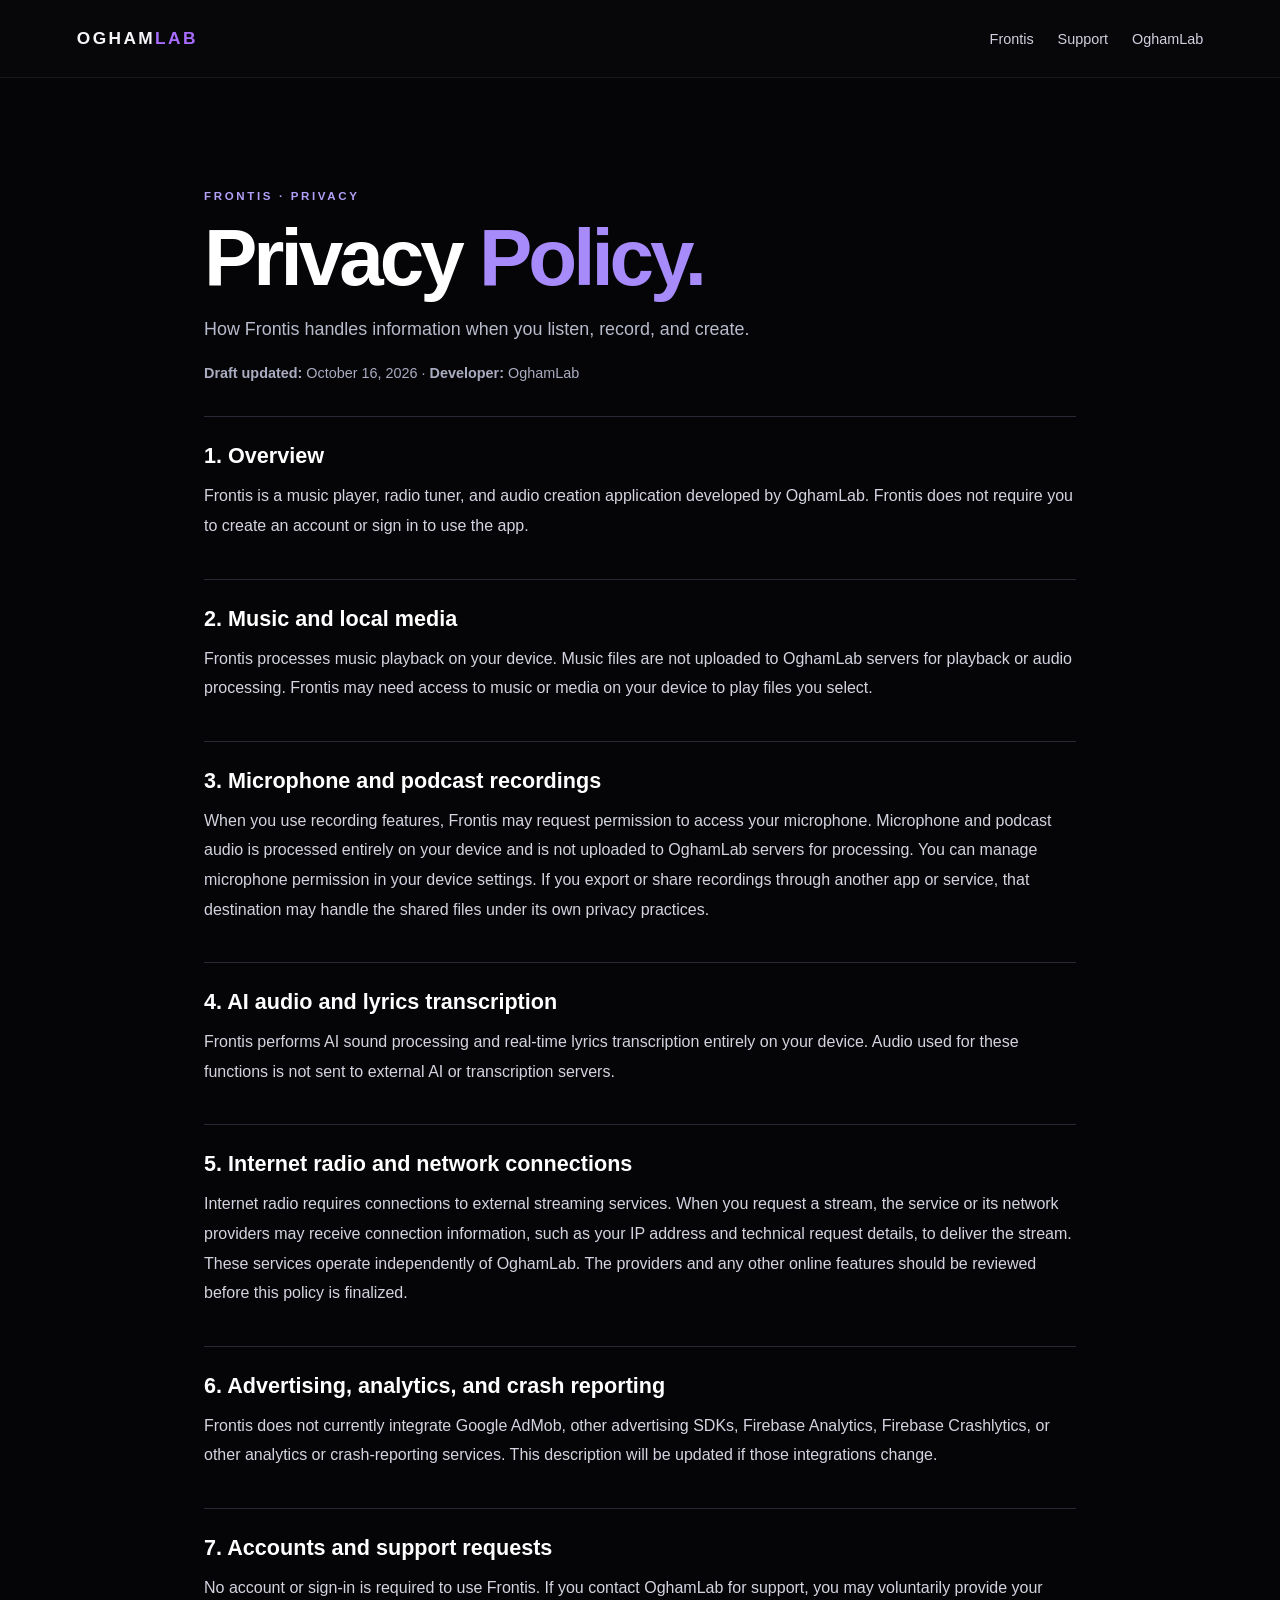
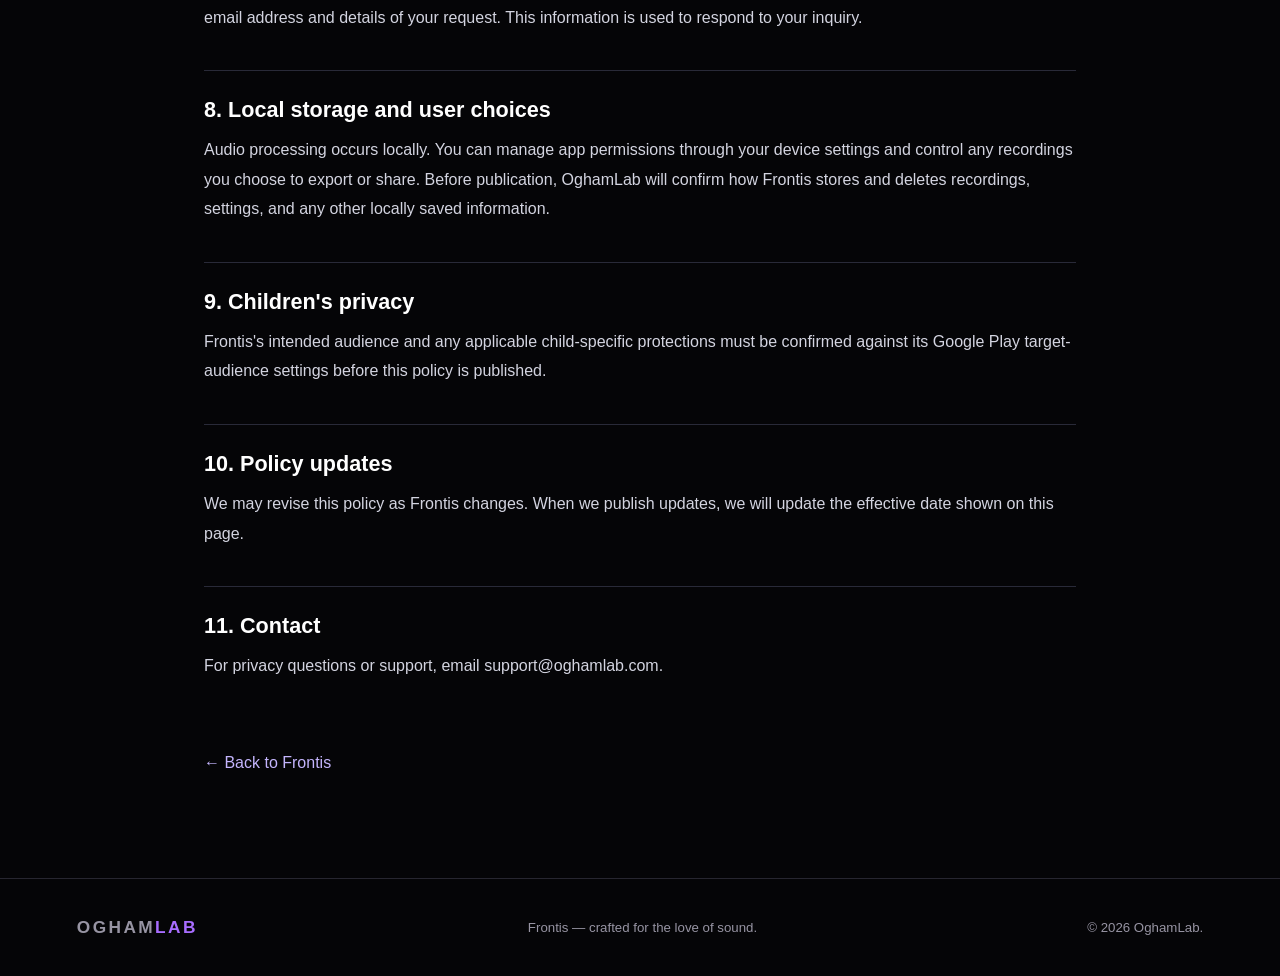
<file: frontis/privacy/index.html>
<!doctype html>
<html lang="en">
<head>
<meta charset="utf-8"><meta name="viewport" content="width=device-width, initial-scale=1">
<meta name="theme-color" content="#050507"><meta name="description" content="Frontis music app privacy policy by OghamLab.">
<title>Frontis Privacy Policy | OghamLab</title>
<link rel="stylesheet" href="../../css/style.css"><link rel="stylesheet" href="../../css/frontis.css"><link rel="stylesheet" href="../../css/privacy.css">
<script src="../../js/main.js" defer></script>
</head>
<body>
<a class="skip-link" href="#main">Skip to content</a>
<header class="site-header"><a class="brand" href="../../">OGHAM<span>LAB</span></a><nav class="privacy-nav" aria-label="Page navigation"><a href="../">Frontis</a><a href="../support/">Support</a><a href="../../">OghamLab</a></nav></header>
<main id="main" class="policy-wrap">
<p class="eyebrow">FRONTIS · PRIVACY</p><h1>Privacy <span>Policy.</span></h1>
<p class="policy-lead">How Frontis handles information when you listen, record, and create.</p>
<!-- <div class="draft-warning"><strong>Review before publishing:</strong> Confirm the app's complete permissions, third-party radio/streaming providers, SDKs, storage and deletion behavior, and target audience. This is a draft based on the developer's descriptions, not a verified audit of the app.</div> -->
<p class="policy-meta"><strong>Draft updated:</strong> October 16, 2026 <span aria-hidden="true">·</span> <strong>Developer:</strong> OghamLab</p>
<section><h2>1. Overview</h2><p>Frontis is a music player, radio tuner, and audio creation application developed by OghamLab. Frontis does not require you to create an account or sign in to use the app.</p></section>
<section><h2>2. Music and local media</h2><p>Frontis processes music playback on your device. Music files are not uploaded to OghamLab servers for playback or audio processing. Frontis may need access to music or media on your device to play files you select.</p></section>
<section><h2>3. Microphone and podcast recordings</h2><p>When you use recording features, Frontis may request permission to access your microphone. Microphone and podcast audio is processed entirely on your device and is not uploaded to OghamLab servers for processing. You can manage microphone permission in your device settings. If you export or share recordings through another app or service, that destination may handle the shared files under its own privacy practices.</p></section>
<section><h2>4. AI audio and lyrics transcription</h2><p>Frontis performs AI sound processing and real-time lyrics transcription entirely on your device. Audio used for these functions is not sent to external AI or transcription servers.</p></section>
<section><h2>5. Internet radio and network connections</h2><p>Internet radio requires connections to external streaming services. When you request a stream, the service or its network providers may receive connection information, such as your IP address and technical request details, to deliver the stream. These services operate independently of OghamLab. The providers and any other online features should be reviewed before this policy is finalized.</p></section>
<section><h2>6. Advertising, analytics, and crash reporting</h2><p>Frontis does not currently integrate Google AdMob, other advertising SDKs, Firebase Analytics, Firebase Crashlytics, or other analytics or crash-reporting services. This description will be updated if those integrations change.</p></section>
<section><h2>7. Accounts and support requests</h2><p>No account or sign-in is required to use Frontis. If you contact OghamLab for support, you may voluntarily provide your email address and details of your request. This information is used to respond to your inquiry.</p></section>
<section><h2>8. Local storage and user choices</h2><p>Audio processing occurs locally. You can manage app permissions through your device settings and control any recordings you choose to export or share. Before publication, OghamLab will confirm how Frontis stores and deletes recordings, settings, and any other locally saved information.</p></section>
<section><h2>9. Children's privacy</h2><p>Frontis's intended audience and any applicable child-specific protections must be confirmed against its Google Play target-audience settings before this policy is published.</p></section>
<section><h2>10. Policy updates</h2><p>We may revise this policy as Frontis changes. When we publish updates, we will update the effective date shown on this page.</p></section>
<section><h2>11. Contact</h2><p>For privacy questions or support, email <a href="mailto:support@oghamlab.com">support@oghamlab.com</a>.</p></section>
<p class="policy-bottom"><a href="../">← Back to Frontis</a></p>
</main>
<footer class="site-footer"><a class="brand" href="../../">OGHAM<span>LAB</span></a><p>Frontis — crafted for the love of sound.</p><p>© <span data-year>2026</span> OghamLab.</p></footer>
</body></html>
</file>
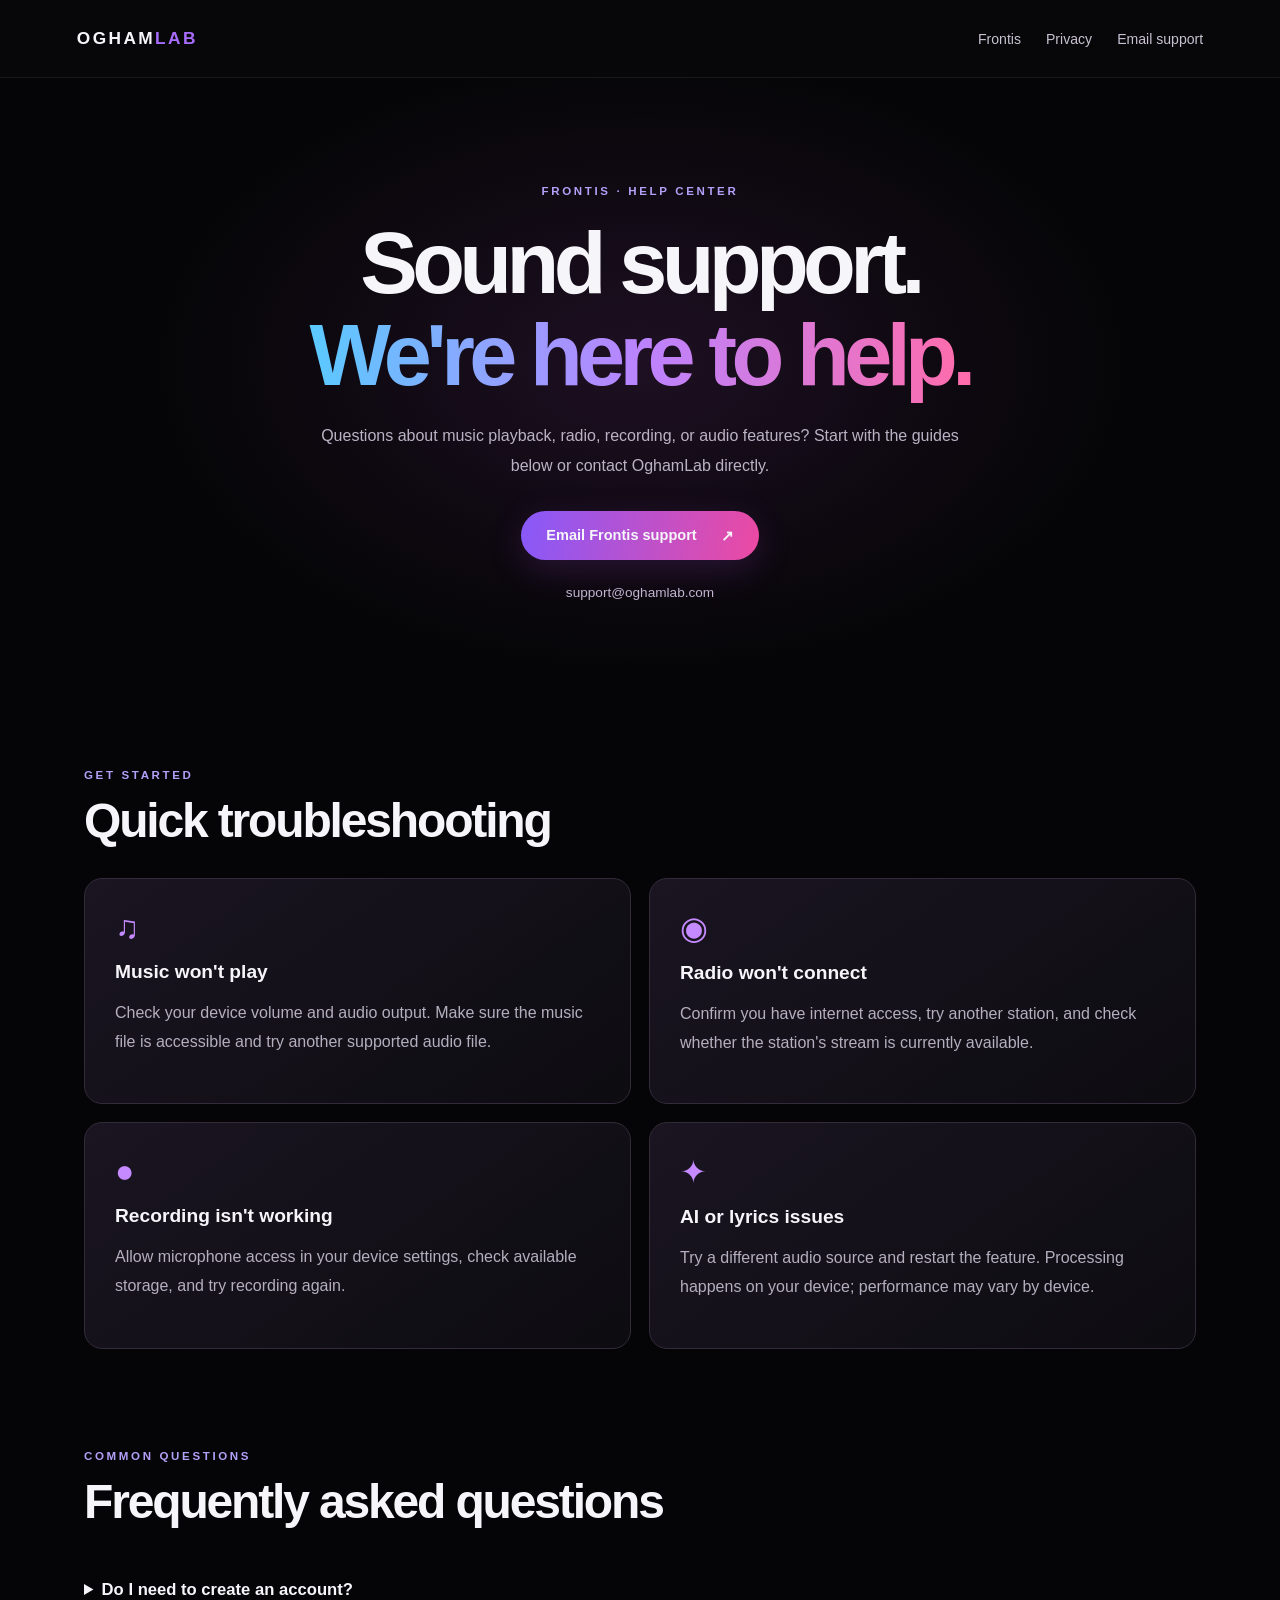
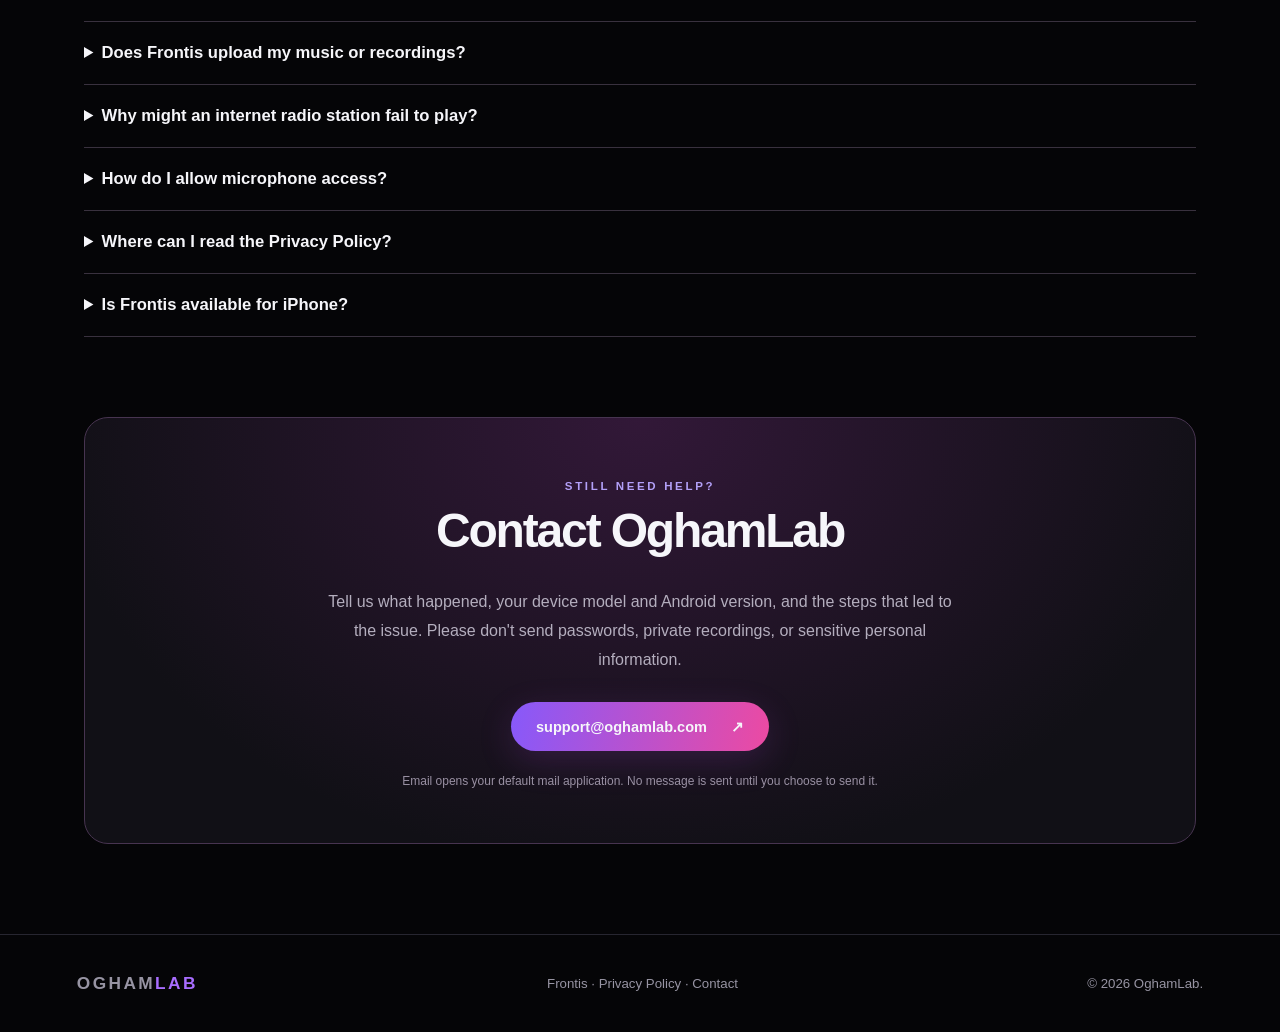
<file: frontis/support/index.html>
<!doctype html>
<html lang="en"><head><meta charset="utf-8"><meta name="viewport" content="width=device-width,initial-scale=1"><meta name="theme-color" content="#050507"><meta name="description" content="Frontis support: help with playback, internet radio, recording, lyrics, and privacy. Contact OghamLab."><title>Frontis Support | OghamLab</title><link rel="stylesheet" href="../../css/style.css"><link rel="stylesheet" href="../../css/frontis.css"><link rel="stylesheet" href="../../css/support.css"><script src="../../js/main.js" defer></script></head>
<body><a class="skip-link" href="#main">Skip to content</a><header class="site-header"><a class="brand" href="../../" aria-label="OghamLab home">OGHAM<span>LAB</span></a><nav class="support-nav" aria-label="Page navigation"><a href="../">Frontis</a><a href="../privacy/">Privacy</a><a href="mailto:support@oghamlab.com">Email support</a></nav></header>
<main id="main" class="support-wrap"><section class="support-hero"><p class="eyebrow">FRONTIS · HELP CENTER</p><h1>Sound support.<br><span>We're here to help.</span></h1><p>Questions about music playback, radio, recording, or audio features? Start with the guides below or contact OghamLab directly.</p><a class="button" href="mailto:support@oghamlab.com?subject=Frontis%20Support%20Request">Email Frontis support <span aria-hidden="true">↗</span></a><p class="contact-address">support@oghamlab.com</p></section>
<section class="support-section" aria-labelledby="quick-title"><p class="eyebrow">GET STARTED</p><h2 id="quick-title">Quick troubleshooting</h2><div class="support-grid"><article class="help-card"><span class="help-symbol" aria-hidden="true">♫</span><h3>Music won't play</h3><p>Check your device volume and audio output. Make sure the music file is accessible and try another supported audio file.</p></article><article class="help-card"><span class="help-symbol" aria-hidden="true">◉</span><h3>Radio won't connect</h3><p>Confirm you have internet access, try another station, and check whether the station's stream is currently available.</p></article><article class="help-card"><span class="help-symbol" aria-hidden="true">●</span><h3>Recording isn't working</h3><p>Allow microphone access in your device settings, check available storage, and try recording again.</p></article><article class="help-card"><span class="help-symbol" aria-hidden="true">✦</span><h3>AI or lyrics issues</h3><p>Try a different audio source and restart the feature. Processing happens on your device; performance may vary by device.</p></article></div></section>
<section class="support-section faq" aria-labelledby="faq-title"><p class="eyebrow">COMMON QUESTIONS</p><h2 id="faq-title">Frequently asked questions</h2>
<details><summary>Do I need to create an account?</summary><p>No. Frontis does not require an account or sign-in.</p></details>
<details><summary>Does Frontis upload my music or recordings?</summary><p>Music playback, microphone and podcast recording, AI sound processing, and real-time lyrics transcription are processed on your device, not uploaded to OghamLab for processing. Internet radio connects to external stream providers, which may receive connection information such as your IP address.</p></details>
<details><summary>Why might an internet radio station fail to play?</summary><p>Stations may be offline, restrict access, or change their stream URLs. Check your connection and try another station.</p></details>
<details><summary>How do I allow microphone access?</summary><p>Open your device Settings, find Frontis under Apps, and check microphone permissions. Exact steps vary by Android version and device.</p></details>
<details><summary>Where can I read the Privacy Policy?</summary><p>Visit the <a href="../privacy/">Frontis Privacy Policy</a> for details about audio processing, network connections, and support inquiries.</p></details>
<details><summary>Is Frontis available for iPhone?</summary><p>Frontis's iOS availability has not been confirmed. Watch this website for platform announcements.</p></details>
</section>
<section class="support-section contact-panel" aria-labelledby="contact-title"><p class="eyebrow">STILL NEED HELP?</p><h2 id="contact-title">Contact OghamLab</h2><p>Tell us what happened, your device model and Android version, and the steps that led to the issue. Please don't send passwords, private recordings, or sensitive personal information.</p><a class="button" href="mailto:support@oghamlab.com?subject=Frontis%20Support%20Request">support@oghamlab.com <span aria-hidden="true">↗</span></a><p class="support-note">Email opens your default mail application. No message is sent until you choose to send it.</p></section>
</main><footer class="site-footer"><a class="brand" href="../../">OGHAM<span>LAB</span></a><p><a href="../">Frontis</a> · <a href="../privacy/">Privacy Policy</a> · <a href="mailto:support@oghamlab.com">Contact</a></p><p>© <span data-year>2026</span> OghamLab.</p></footer></body></html>
</file>
<file: css/style.css>
:root{color-scheme:dark;--bg:#050507;--surface:#101015;--text:#f6f6fa;--muted:#aaa9b6;--line:#272630;--pink:#ff3e91;--violet:#a46bff}*{box-sizing:border-box}html{scroll-behavior:smooth}body{margin:0;background:var(--bg);color:var(--text);font-family:Inter,-apple-system,BlinkMacSystemFont,"Segoe UI",sans-serif;-webkit-font-smoothing:antialiased}a{color:inherit;text-decoration:none}button{font:inherit}a:focus-visible,button:focus-visible{outline:3px solid #55c9ff;outline-offset:5px}.skip-link{position:absolute;top:-100px;left:16px;background:#fff;color:#000;padding:12px;z-index:20}.skip-link:focus{top:12px}.site-header{min-height:78px;display:flex;align-items:center;justify-content:space-between;gap:20px;padding:18px clamp(22px,6vw,100px);border-bottom:1px solid #ffffff12;position:relative;z-index:10;background:#07070a}.brand{font-size:1.08rem;letter-spacing:.14em;font-weight:850;white-space:nowrap}.brand span{color:#a86dff}.nav-cta{border:1px solid #666070;border-radius:100px;padding:11px 19px;font-size:.82rem;font-weight:700;transition:background .2s}.nav-cta:hover{background:#24212e}.button{display:inline-flex;align-items:center;justify-content:center;gap:24px;background:linear-gradient(100deg,#8759fa,#ec4aa2);border-radius:100px;padding:16px 25px;font-size:.91rem;font-weight:750;box-shadow:0 10px 35px #b64de52b;transition:transform .2s,filter .2s}.button:hover{transform:translateY(-2px);filter:brightness(1.1)}.eyebrow{color:#b3a0f8;letter-spacing:.23em;font-size:.72rem;font-weight:800}.site-footer{padding:38px clamp(22px,6vw,100px);border-top:1px solid var(--line);color:#9794a3;font-size:.83rem}.home-hero{min-height:75vh;max-width:1200px;margin:auto;padding:110px 24px 40px;text-align:center}.home-hero h1{font-size:clamp(2.8rem,8vw,6.5rem);letter-spacing:-.06em;margin:16px 0}.home-hero h1 em{font-style:normal;background:linear-gradient(90deg,#54baff,#b46aff,#ff5797);color:transparent;background-clip:text}.home-hero>p:not(.eyebrow){max-width:590px;margin:0 auto 32px;line-height:1.8;color:var(--muted)}.home-wave{display:block;width:min(750px,100%);height:auto;margin:10px auto -50px}@media(prefers-reduced-motion:reduce){html{scroll-behavior:auto}*,*::before,*::after{transition:none!important;animation:none!important}}
</file>
<file: css/lab.css>
/* Increment 8: shared multi-app pages. Frontis-specific styles remain unchanged. */
.lab-header{position:sticky;top:0;backdrop-filter:blur(16px);background:#09090de8}.lab-nav{display:flex;align-items:center;gap:clamp(10px,2.5vw,32px);flex-wrap:wrap}.lab-nav a{font-size:.87rem;color:#b9b6c7;padding:10px 3px;transition:color .2s}.lab-nav a:hover,.lab-nav a[aria-current="page"]{color:#fff}.lab-nav a[aria-current="page"]{box-shadow:inset 0 -2px #aa73ff}.lab-hero{position:relative;isolation:isolate;overflow:hidden;max-width:1200px;margin:auto;padding:clamp(92px,11vw,165px) 24px 110px;text-align:center}.hero-glow{position:absolute;z-index:-1;top:0;left:15%;right:15%;height:400px;background:radial-gradient(ellipse,#623bb62a,transparent 70%);pointer-events:none}.lab-hero h1,.page-intro h1,.text-page h1{font-size:clamp(3.2rem,8vw,6.8rem);letter-spacing:-.07em;line-height:1.05;margin:20px 0}.lab-hero h1 em{font-style:normal;background:linear-gradient(90deg,#57c7ff,#b46aff,#ff6da6);background-clip:text;color:transparent}.lab-hero>p:not(.eyebrow),.page-intro>p:not(.eyebrow),.text-page>p:not(.eyebrow){max-width:670px;margin:0 auto 30px;line-height:1.8;color:#b5b1c0;font-size:1.04rem}.hero-actions{display:flex;align-items:center;justify-content:center;flex-wrap:wrap;gap:25px}.quiet-link{color:#ded7ff;font-size:.9rem;font-weight:650}.quiet-link:hover,.card-link:hover{color:#fff}.lab-section{max-width:1200px;margin:0 auto;padding:35px 24px 100px}.section-heading{display:flex;justify-content:space-between;align-items:end;gap:20px;margin-bottom:26px}.section-heading h2,.lab-cta h2{font-size:clamp(2rem,4vw,3.3rem);letter-spacing:-.05em;margin:10px 0}.app-grid{display:grid;grid-template-columns:repeat(2,minmax(0,1fr));gap:22px}.app-card{border:1px solid #282532;background:#111016;border-radius:22px;overflow:hidden;min-width:0;transition:transform .2s,border-color .2s}.app-card:hover{transform:translateY(-3px);border-color:#615379}.app-art,.future-art{height:clamp(190px,27vw,310px);display:flex;align-items:center;justify-content:center;background:radial-gradient(ellipse at center,#1b1526,#050507 70%);overflow:hidden}.app-art img{max-height:100%;width:100%;object-fit:contain}.future-art{position:relative;background:linear-gradient(145deg,#17182b,#11101a 65%,#201427)}.newspaper-icon{font-size:8rem;color:#c3aaff;opacity:.75}.future-lines{position:absolute;width:45%;height:45%;border:1px solid #9e8dc533;border-radius:16px;transform:rotate(-16deg)}.app-content{padding:26px}.app-top{display:flex;justify-content:space-between;gap:8px;flex-wrap:wrap}.tag,.status,.muted-tag{font-size:.7rem;letter-spacing:.03em;font-weight:750;border-radius:100px;padding:7px 11px}.tag{color:#cbb6ff;background:#6d47b329}.status{color:#b4e7d3;background:#1e73503a}.muted-tag{color:#b9b3c2;background:#ffffff10}.app-card h3{font-size:1.65rem;letter-spacing:-.03em;margin:19px 0 8px}.app-card p{line-height:1.7;color:#b5b1c0;margin:0 0 24px;min-height:55px}.card-link{color:#cfb9ff;font-weight:750}.soon{font-size:.83rem;color:#a7a1b3}.lab-cta{border-top:1px solid #282532;text-align:center;padding:80px 24px 95px}.lab-cta p:not(.eyebrow){color:#b5b1c0;line-height:1.7;max-width:540px;margin:0 auto 24px}.lab-footer{display:flex;justify-content:space-between;gap:18px;flex-wrap:wrap}.lab-footer a:hover{text-decoration:underline}.page-intro{padding-top:90px;min-height:70vh}.page-intro>p:not(.eyebrow),.text-page>p:not(.eyebrow){margin-left:0}.page-intro .app-grid{margin-top:55px}.text-page{max-width:900px;min-height:65vh;padding-top:95px}.text-page h1{font-size:clamp(3rem,7vw,5rem)}.text-page .button{margin-top:8px}.support-links{display:grid;gap:12px;margin-top:45px}.support-links a{display:flex;flex-direction:column;gap:7px;border:1px solid #2e2a3a;border-radius:14px;padding:23px;background:#121018}.support-links a:hover{border-color:#906ac7}.support-links span{font-size:.89rem;color:#b5b1c0}@media(max-width:650px){.lab-header{align-items:flex-start;flex-direction:column;padding:17px 20px 12px;gap:12px}.lab-nav{gap:20px}.lab-nav a{font-size:.8rem}.app-grid{grid-template-columns:1fr}.app-art,.future-art{height:230px}.lab-hero{padding-top:90px;padding-bottom:70px}.section-heading{align-items:start}.page-intro{padding-top:60px}}@media(prefers-reduced-motion:reduce){.app-card{transition:none}}
</file>
<file: css/app-template.css>
/* Reusable styling for future app product pages; Frontis styling is unchanged. */
.product-hero{max-width:1200px;margin:auto;padding:clamp(70px,9vw,130px) 24px;display:grid;grid-template-columns:1.15fr .85fr;align-items:center;gap:55px}.product-hero h1{font-size:clamp(3.2rem,7vw,6rem);letter-spacing:-.06em;line-height:1.06;margin:16px 0}.product-tagline{font-size:clamp(1.2rem,2.4vw,1.7rem);color:#e4d6ff}.product-description{color:#bcb6c9;line-height:1.8;max-width:620px}.product-links{margin-top:28px;display:flex;gap:14px;flex-wrap:wrap}.product-links a{color:#d9c4ff;text-decoration:underline;text-underline-offset:4px}.product-art{width:100%;max-height:420px;object-fit:contain;border-radius:24px}.product-art-placeholder{min-height:330px;display:grid;place-items:center;font-size:9rem;color:#b79afa;background:radial-gradient(circle,#362049,#101017 70%);border:1px solid #373045;border-radius:24px}.product-section{max-width:1200px;margin:auto;padding:30px 24px 90px}.product-section h2{font-size:clamp(2rem,4vw,3rem);letter-spacing:-.04em}.product-features{display:grid;grid-template-columns:repeat(2,minmax(0,1fr));gap:16px;padding:0;list-style:none}.product-features li{padding:23px;border:1px solid #373045;border-radius:16px;background:#121018;color:#e4dcec;line-height:1.6}.product-screenshots{display:flex;gap:20px;overflow-x:auto;padding:15px 0}.product-screenshots img{max-height:450px;max-width:280px;object-fit:contain;border-radius:16px}@media(max-width:720px){.product-hero{grid-template-columns:1fr;gap:30px}.product-art-placeholder{min-height:230px}.product-features{grid-template-columns:1fr}}
</file>
<file: css/frontis.css>
.nav-links{display:flex;align-items:center;gap:35px}.nav-links>a:not(.nav-cta){font-size:.85rem;color:#c2bfcb;transition:color .2s}.nav-links>a:hover{color:white}.menu-toggle{display:none}.hero{position:relative;overflow:hidden;text-align:center;background:radial-gradient(ellipse 48% 30% at 50% 47%,#26112a66,transparent 80%),#050507}.hero-inner{max-width:1120px;margin:auto;padding:84px 20px 106px}.status{display:inline-flex;align-items:center;gap:12px;padding:10px 17px;border:1px solid #38313e;border-radius:100px;color:#bcb6c7;font-size:.65rem;font-weight:800;letter-spacing:.12em}.status-dot{height:7px;width:7px;background:#ff4c98;border-radius:50%;box-shadow:0 0 12px #ff4c98}.status-divider{height:13px;border-left:1px solid #514658}.hero .eyebrow{margin:50px 0 9px}.hero h1{font-size:clamp(4.3rem,13vw,10rem);letter-spacing:-.095em;font-weight:900;line-height:1;margin:0}.hero-period{color:#ed478d}.hero-tagline{font-size:clamp(1.03rem,2.3vw,1.45rem);letter-spacing:.015em;font-weight:600;margin:19px 0 0}.hero-tagline span{color:#bb8aff}.wave-wrap{max-width:970px;margin:-105px auto -120px;pointer-events:none}.wave-art{display:block;width:100%;height:auto;object-fit:contain;filter:drop-shadow(0 0 25px #e02a7b28)}.hero-description{max-width:650px;margin:0 auto 28px;color:#b3afbe;font-size:1rem;line-height:1.85}.hero-actions{display:flex;align-items:center;justify-content:center;gap:26px;flex-wrap:wrap}.text-link{font-weight:700;font-size:.88rem}.text-link span{margin-left:8px;color:#c08dff}.availability{font-size:.76rem;color:#807b8b;margin-top:28px}.section{padding:105px clamp(22px,6vw,100px)}.features{background:#0b0a0f}.section-heading{max-width:720px;margin:0 auto 48px;text-align:center}.section h2{font-size:clamp(2.25rem,5vw,4.25rem);line-height:1.1;letter-spacing:-.055em;margin:14px 0 20px}.section h2 span{color:#a78df0}.section-heading>p:last-child,.experience-content>p:not(.eyebrow),.about>p:not(.eyebrow){color:#a8a3b1;line-height:1.85}.feature-grid{display:grid;grid-template-columns:repeat(3,minmax(0,1fr));gap:16px;max-width:1200px;margin:auto}.feature-card{background:linear-gradient(145deg,#18161e,#101015);border:1px solid #292530;border-radius:19px;padding:32px;min-height:260px;display:flex;flex-direction:column;transition:transform .2s,border-color .2s}.feature-card:hover{transform:translateY(-4px);border-color:#775a87}.feature-icon{font-size:2.3rem;font-weight:800}.blue{color:#4bb8ff}.violet{color:#ab7cff}.pink{color:#fa4a9d}.orange{color:#ff9851}.yellow{color:#f8c955}.cyan{color:#5be5d7}.feature-card h3{font-size:1.14rem;margin:20px 0 8px}.feature-card p{color:#aaa5b4;font-size:.87rem;line-height:1.7;margin:0 0 22px}.feature-number{margin-top:auto;color:#807989;font-size:.64rem;letter-spacing:.16em;font-weight:800}.feature-note{text-align:center;color:#85808d;font-size:.75rem;margin:25px 0 0}.experience{display:grid;grid-template-columns:1fr 1fr;gap:60px;align-items:center;max-width:1440px;margin:auto;min-height:520px}.experience-content{max-width:570px}.experience-art{height:370px;position:relative;display:flex;align-items:center;justify-content:center;overflow:hidden;border:1px solid #292336;border-radius:24px;background:radial-gradient(ellipse at center,#25143b,#090910 72%)}.orb{position:absolute;border-radius:50%;filter:blur(3px)}.orb-one{width:250px;height:250px;border:38px solid #a14dff;box-shadow:0 0 90px #a14dff65;transform:rotateX(65deg) rotate(-25deg)}.orb-two{width:190px;height:190px;border:27px solid #ff438e;box-shadow:0 0 70px #ff438e80;transform:rotateY(55deg) rotate(40deg)}.orb-three{width:120px;height:120px;border:20px solid #43c8ff;box-shadow:0 0 65px #43c8ff80;transform:rotateX(50deg) rotate(-50deg)}.experience-label{position:absolute;bottom:26px;font-size:.65rem;letter-spacing:.22em;color:#d3c8de;font-weight:800}.experience-label span{color:#f365aa}.about{text-align:center;background:radial-gradient(ellipse at 50% 100%,#27142e66,transparent 70%);padding-top:110px;padding-bottom:120px}.about>p:not(.eyebrow){max-width:610px;margin:0 auto 25px}.about-pill{display:inline-block;border:1px solid #6d456c;border-radius:100px;padding:13px 21px;color:#f2b3df;font-size:.84rem}.about .small-print{font-size:.75rem;margin-top:24px!important;color:#85808e!important}.site-footer{display:flex;align-items:center;justify-content:space-between;gap:22px;flex-wrap:wrap}.site-footer p{margin:0}@media(max-width:850px){.feature-grid{grid-template-columns:repeat(2,minmax(0,1fr))}.experience{grid-template-columns:1fr;gap:35px}.experience-content{max-width:750px}.experience-art{height:320px}}@media(max-width:650px){.site-header{min-height:70px}.menu-toggle{display:flex;width:42px;height:42px;border:1px solid #514657;border-radius:10px;background:transparent;flex-direction:column;align-items:center;justify-content:center;gap:5px;cursor:pointer}.menu-toggle span{width:19px;height:2px;background:#f8f6fa}.nav-links{display:none;position:absolute;top:100%;left:0;right:0;background:#101016;border-bottom:1px solid #34303c;padding:24px;flex-direction:column;align-items:stretch;gap:22px}.nav-links.open{display:flex}.nav-links .nav-cta{text-align:center}.hero-inner{padding:62px 20px 85px}.hero .eyebrow{margin-top:39px}.hero h1{font-size:clamp(3.8rem,17vw,6rem)}.hero-tagline{line-height:1.5}.wave-wrap{margin:-30px -25px -45px}.hero-description{font-size:.92rem}.hero-actions{gap:20px}.section{padding:80px 22px}.feature-grid{grid-template-columns:1fr}.feature-card{min-height:220px}.experience-art{height:270px}.site-footer{flex-direction:column;align-items:flex-start}}

/* Increment 2: premium visual refinements and clearly labeled UI concept */
.preview{background:linear-gradient(180deg,#08080d,#11101a 55%,#08080d)}
.preview-layout{max-width:1100px;margin:0 auto;display:grid;grid-template-columns:minmax(290px,1fr) minmax(300px,1fr);align-items:center;gap:clamp(40px,8vw,110px)}
.phone-stage{display:flex;align-items:center;flex-direction:column;gap:24px;min-width:0;position:relative}
.phone-stage:before{content:"";position:absolute;width:440px;height:440px;max-width:100%;top:18%;border-radius:50%;background:radial-gradient(circle,#a94cfa30,transparent 70%);filter:blur(28px);pointer-events:none}
.phone{position:relative;width:min(310px,100%);aspect-ratio:310/625;border:7px solid #39313f;border-radius:43px;background:linear-gradient(160deg,#17101e,#08080d 70%);padding:18px 20px;box-shadow:0 35px 90px #0009,0 0 55px #bd4fff21;display:flex;flex-direction:column;overflow:hidden}
.phone:before{content:"";position:absolute;top:0;left:50%;transform:translateX(-50%);width:95px;height:18px;border-radius:0 0 16px 16px;background:#39313f}
.phone-status,.phone-top,.track-details,.time-markers,.player-controls{display:flex;justify-content:space-between;align-items:center}.phone-status{font-size:.62rem;font-weight:700;margin:1px 0 22px}.phone-top{font-size:.63rem;letter-spacing:.18em;font-weight:800;color:#d7c8e2}.phone-top span:first-child,.phone-top span:last-child{font-size:1.1rem}.album-art{aspect-ratio:1;margin:23px 0 18px;border-radius:19px;overflow:hidden;background:radial-gradient(circle,#341d47,#08070c);display:grid;place-items:center;border:1px solid #ffffff18}.album-art img{width:140%;max-width:none;height:auto}.track-details strong,.track-details span{display:block}.track-details strong{font-size:.88rem}.track-details span{font-size:.66rem;color:#aaa1b4;margin-top:5px}.track-details .heart{font-size:1.5rem;color:#ed76bc}.progress{height:4px;background:#4d4256;border-radius:8px;margin:22px 0 7px;overflow:hidden}.progress-fill{display:block;width:39%;height:100%;background:linear-gradient(90deg,#53bfff,#c96aff,#ff6b99);border-radius:8px}.time-markers{font-size:.61rem;color:#b2a6ba}.player-controls{margin:20px 0;color:#e4d9e8;font-size:1.15rem}.play-icon{width:45px;height:45px;display:grid;place-items:center;border-radius:50%;background:linear-gradient(130deg,#955fff,#ed4b9c);font-size:.9rem;color:white}.phone-bottom{text-align:center;font-size:.6rem;letter-spacing:.2em;color:#a58cb5;margin-top:auto;padding:12px}.concept-label{font-size:.63rem;letter-spacing:.1em;text-align:center;color:#b7a8c5}.preview-copy h3{font-size:clamp(2rem,4vw,3.7rem);letter-spacing:-.055em;line-height:1.12;margin:14px 0 20px}.preview-copy>p:not(.eyebrow){color:#b8b0c0;line-height:1.85}.preview-points{margin-top:28px;display:grid;gap:20px}.preview-points>div{display:flex;gap:15px;align-items:flex-start}.point-dot{width:10px;height:10px;flex:0 0 10px;border-radius:50%;margin-top:7px;background:currentColor;box-shadow:0 0 16px currentColor}.preview-points strong{font-size:.96rem}.preview-points p{color:#a7a0b1;line-height:1.6;margin:6px 0 0;font-size:.87rem}.preview-disclaimer{font-size:.75rem!important;color:#8e8698!important;margin-top:30px}
.feature-card{position:relative;overflow:hidden}.feature-card:before{content:"";position:absolute;inset:0 0 auto;height:2px;background:linear-gradient(90deg,#4bb8ff,#ab7cff,#fa4a9d,#ff9851);opacity:.55}.feature-card:hover{box-shadow:0 18px 48px #0005}.hero h1{background:linear-gradient(100deg,#fff 20%,#e8d6ff 55%,#fff 80%);color:transparent;background-clip:text}.hero h1 .hero-period{color:#ed478d}
@media(max-width:850px){.preview-layout{grid-template-columns:1fr;gap:45px}.preview-copy{max-width:650px;margin:0 auto}.phone-stage{order:2}}
@media(max-width:650px){.phone{width:min(300px,90%)}.preview{padding-top:75px}.concept-label{line-height:1.7}.feature-card:hover{transform:none}}
</file>
<file: css/privacy.css>
/* Frontis privacy policy — Increment 3 */
.privacy-nav{display:flex;gap:1.5rem;align-items:center}.privacy-nav a{color:#d0d0df;text-decoration:none;font-size:.9rem}.privacy-nav a:hover,.privacy-nav a:focus-visible{color:#fff;text-decoration:underline}.policy-wrap{max-width:920px;margin:0 auto;padding:clamp(48px,8vw,100px) 24px 90px;color:#d3d4e0}.policy-wrap h1{font-size:clamp(2.8rem,8vw,5rem);line-height:1.1;letter-spacing:-.05em;color:#fff;margin:12px 0}.policy-wrap h1 span{color:#a78bfa}.policy-lead{font-size:1.12rem;color:#b8bbcc;max-width:65ch}.draft-warning{background:#2a2013;border:1px solid #80602c;border-radius:14px;padding:18px 20px;margin:30px 0;color:#f9e7c6;line-height:1.7}.draft-warning strong{display:block;color:#ffe4a8}.policy-meta{font-size:.9rem;color:#a9acc0;margin:25px 0 35px}.policy-wrap section{padding:26px 0;border-top:1px solid #292a38}.policy-wrap h2{font-size:1.35rem;color:#fff;margin:0 0 12px}.policy-wrap section p{line-height:1.85;margin:0 0 12px}.table-scroll{overflow-x:auto}.policy-wrap table{width:100%;border-collapse:collapse;font-size:.91rem;min-width:520px}.policy-wrap th,.policy-wrap td{text-align:left;padding:14px 12px;border-bottom:1px solid #353545;vertical-align:top}.policy-wrap th{color:#fff}.policy-wrap td:first-child{color:#f2f0ff;font-weight:600;width:30%}.policy-bottom{margin-top:35px}.policy-bottom a{color:#c4b5fd}.policy-wrap a:focus-visible,.privacy-nav a:focus-visible{outline:2px solid #a78bfa;outline-offset:4px}@media(max-width:600px){.privacy-nav{gap:.8rem}.privacy-nav a{font-size:.8rem}.policy-wrap{padding-inline:18px}}
</file>
<file: css/support.css>
/* Increment 4: Frontis support page */
.support-wrap{max-width:1160px;margin:0 auto;padding:0 24px 90px}.support-nav{display:flex;align-items:center;gap:25px;flex-wrap:wrap;font-size:.88rem;color:#c8c1d1}.support-nav a:hover,.site-footer a:hover{color:#eab7ff}.support-hero{text-align:center;padding:95px 0 78px;background:radial-gradient(ellipse at 50% 45%,#43204b66,transparent 62%)}.support-hero h1{font-size:clamp(2.7rem,7vw,5.4rem);letter-spacing:-.065em;line-height:1.07;margin:20px auto}.support-hero h1 span{background:linear-gradient(90deg,#5acaff,#bb83ff,#ff6caa);background-clip:text;color:transparent}.support-hero>p:not(.eyebrow){max-width:670px;margin:0 auto 30px;color:#bbb3c5;line-height:1.85}.support-hero .contact-address{font-size:.85rem;margin-top:20px!important;color:#c3b4d0!important}.support-section{padding:45px 0}.support-section h2{font-size:clamp(1.9rem,4vw,3rem);letter-spacing:-.045em;margin:10px 0 30px}.support-grid{display:grid;grid-template-columns:repeat(2,minmax(0,1fr));gap:18px}.help-card{background:linear-gradient(145deg,#1a1521,#0d0c11);border:1px solid #332b3a;border-radius:18px;padding:30px}.help-symbol{font-size:2rem;color:#c58aff}.help-card h3{font-size:1.2rem;margin:15px 0 10px}.help-card p,.faq details p,.contact-panel>p:not(.eyebrow){color:#b4aebe;line-height:1.8}.faq details{border-bottom:1px solid #39313e;padding:21px 0}.faq summary{cursor:pointer;font-weight:700;font-size:1.04rem;padding-right:22px}.faq details p{margin:15px 0 4px;max-width:850px}.faq a{color:#c5a2ff;text-decoration:underline}.contact-panel{text-align:center;border:1px solid #473450;border-radius:24px;background:radial-gradient(ellipse at top,#321838,#111016 75%);padding:50px 30px;margin-top:35px}.contact-panel>p:not(.eyebrow){max-width:650px;margin:0 auto 28px}.contact-panel .support-note{font-size:.75rem;margin:20px auto 0!important;color:#9990a3!important}@media(max-width:650px){.support-wrap{padding:0 18px 65px}.support-nav{gap:12px;font-size:.77rem}.support-hero{padding:68px 0 45px}.support-grid{grid-template-columns:1fr}.help-card{padding:25px}.contact-panel{padding:35px 20px}.contact-panel .button{overflow-wrap:anywhere;max-width:100%;font-size:.8rem}}
</file>
